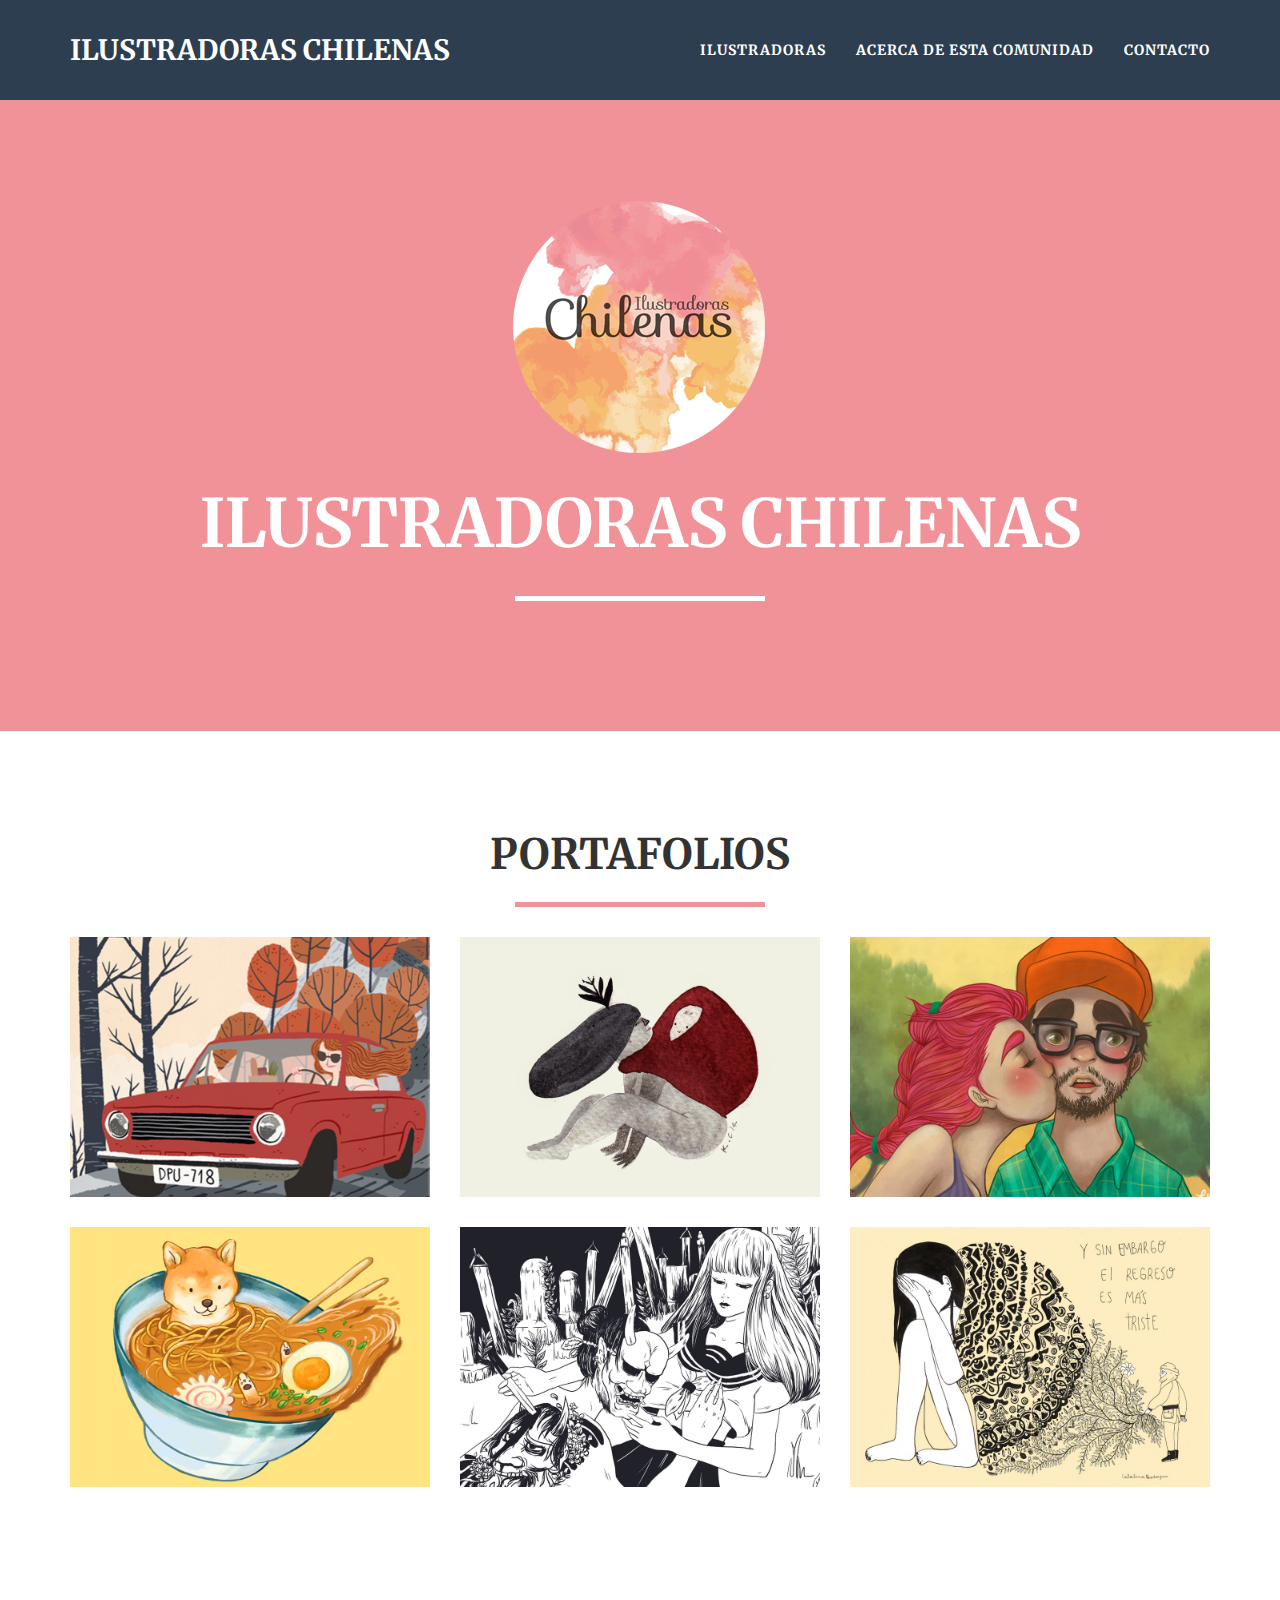
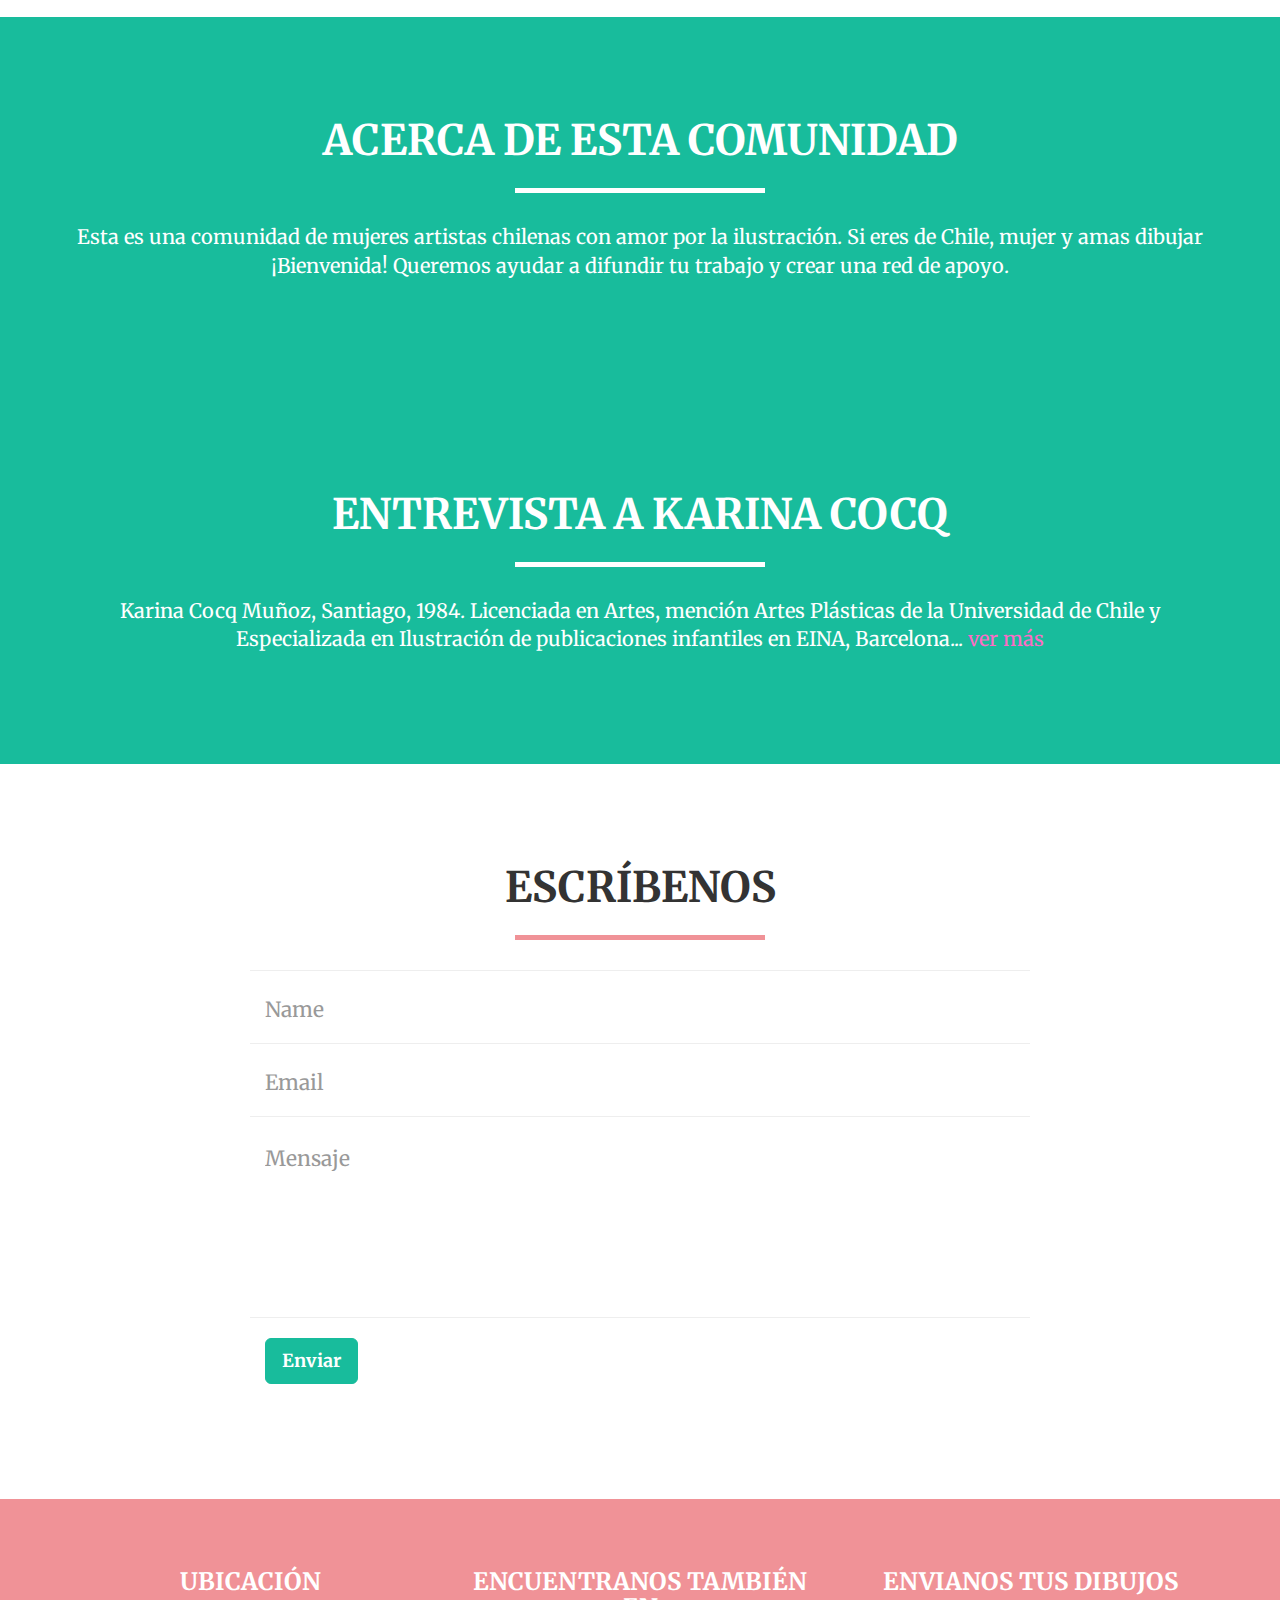
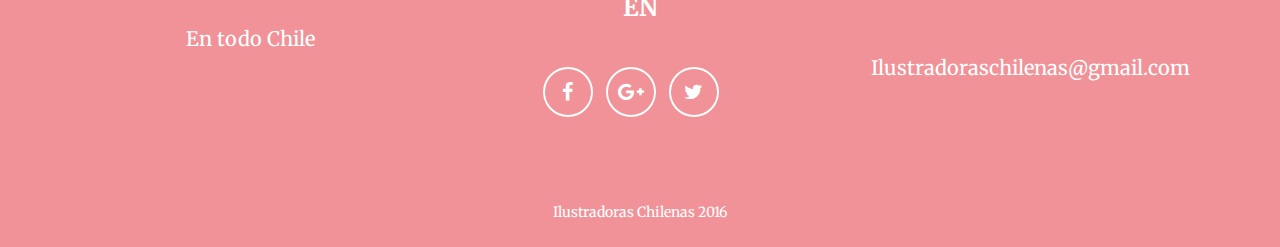
<file: index.html>
<!DOCTYPE html>
<html lang="en">

<head>



    <meta charset="utf-8">
    <meta http-equiv="X-UA-Compatible" content="IE=edge">
    <meta name="viewport" content="width=device-width, initial-scale=1">
    <meta name="description" content="">
    <meta name="author" content="">

    <title>Ilustradoras Chilenas</title>

    <!-- Bootstrap Core CSS -->
    <link href="vendor/bootstrap/css/bootstrap.min.css" rel="stylesheet">

    <!-- Theme CSS -->
    <link href="css/freelancer.min.css" rel="stylesheet">

    <!-- Custom Fonts -->
    <link href="vendor/font-awesome/css/font-awesome.min.css" rel="stylesheet" type="text/css">
    <link href="https://fonts.googleapis.com/css?family=Merriweather:300,400,700" rel="stylesheet">


    <!-- HTML5 Shim and Respond.js IE8 support of HTML5 elements and media queries -->
    <!-- WARNING: Respond.js doesn't work if you view the page via file:// -->
    <!--[if lt IE 9]>
        <script src="https://oss.maxcdn.com/libs/html5shiv/3.7.0/html5shiv.js"></script>
        <script src="https://oss.maxcdn.com/libs/respond.js/1.4.2/respond.min.js"></script>
    <![endif]-->

</head>

<body id="page-top" class="index">

    <!-- Navigation -->
    <nav id="mainNav" class="navbar navbar-default navbar-fixed-top navbar-custom">
        <div class="container">
            <!-- Brand and toggle get grouped for better mobile display -->
            <div class="navbar-header page-scroll">
                <button type="button" class="navbar-toggle" data-toggle="collapse" data-target="#bs-example-navbar-collapse-1">
                    <span class="sr-only">Toggle navigation</span> Menu <i class="fa fa-bars"></i>
                </button>
                <a class="navbar-brand" href="#page-top">Ilustradoras Chilenas</a>
            </div>

            <!-- Collect the nav links, forms, and other content for toggling -->
            <div class="collapse navbar-collapse" id="bs-example-navbar-collapse-1">
                <ul class="nav navbar-nav navbar-right">
                    <li class="hidden">
                        <a href="#page-top"></a>
                    </li>
                    <li class="page-scroll">
                        <a href="#portfolio">Ilustradoras</a>
                    </li>
                    <li class="page-scroll">
                        <a href="#about">Acerca de esta comunidad</a>
                    </li>
                    <li class="page-scroll">
                        <a href="#contact">Contacto</a>
                    </li>
                </ul>
            </div>
            <!-- /.navbar-collapse -->
        </div>
        <!-- /.container-fluid -->
    </nav>

    <!-- Header -->
    <header>
        <div class="container">
            <div class="row">
                <div class="col-lg-12">
                    <img class="img-responsive" src="img/profile.png" alt="">
                    <div class="intro-text">
                        <span class="name">Ilustradoras Chilenas</span>
                        <hr class="star-light">
                        <span class="skills"></span>
                    </div>
                </div>
            </div>
        </div>
    </header>

    <!-- Portfolio Grid Section -->
    <section id="portfolio">
        <div class="container">
            <div class="row">
                <div class="col-lg-12 text-center">
                    <h2>Portafolios</h2>
                    <hr class="star-primary">
                </div>
            </div>
            <div class="row">
                <div class="col-sm-4 portfolio-item">
                    <a href="frannerd.html" class="portfolio-link" >
                        <div class="caption">
                            <div class="caption-content">
                                <i class="fa fa-search-plus fa-3x"></i>
                            </div>
                        </div>
                        <img src="img/portfolio/cabin.png" class="img-responsive" alt="">
                    </a>
                </div>
                <div class="col-sm-4 portfolio-item">
                    <a href="karina.html" class="portfolio-link" >
                        <div class="caption">
                            <div class="caption-content">
                                <i class="fa fa-search-plus fa-3x"></i>
                            </div>
                        </div>
                        <img src="img/portfolio/cake.png" class="img-responsive" alt="">
                    </a>
                </div>
                <div class="col-sm-4 portfolio-item">
                    <a href="lunalee.html" class="portfolio-link" >
                        <div class="caption">
                            <div class="caption-content">
                                <i class="fa fa-search-plus fa-3x"></i>
                            </div>
                        </div>
                        <img src="img/portfolio/circus.png" class="img-responsive" alt="">
                    </a>
                </div>
                <div class="col-sm-4 portfolio-item">
                    <a href="dliok.html" class="portfolio-link" data-toggle="modal">
                        <div class="caption">
                            <div class="caption-content">
                                <i class="fa fa-search-plus fa-3x"></i>
                            </div>
                        </div>
                        <img src="img/portfolio/game.png" class="img-responsive" alt="">
                    </a>
                </div>
                <div class="col-sm-4 portfolio-item">
                    <a href="geniriot.html" class="portfolio-link" data-toggle="modal">
                        <div class="caption">
                            <div class="caption-content">
                                <i class="fa fa-search-plus fa-3x"></i>
                            </div>
                        </div>
                        <img src="img/portfolio/safe.png" class="img-responsive" alt="">
                    </a>
                </div>
                <div class="col-sm-4 portfolio-item">
                    <a href="catalinabodoque.html" class="portfolio-link" data-toggle="modal">
                        <div class="caption">
                            <div class="caption-content">
                                <i class="fa fa-search-plus fa-3x"></i>
                            </div>
                        </div>
                        <img src="img/portfolio/submarine.png" class="img-responsive" alt="">
                    </a>
                </div>
            </div>
        </div>
    </section>

    <!-- About Section -->
    <section class="success" id="about">
        <div class="container">
            <div class="row">
                <div class="col-lg-12 text-center">
                    <h2>Acerca de esta comunidad</h2>
                    <hr class="star-light">
                </div>
            </div>

            <div class="row">
                <div class="col-lg-12 text-center">
                    <p>Esta es una comunidad de mujeres artistas chilenas con amor por la ilustración. Si eres de Chile, mujer y amas dibujar ¡Bienvenida! Queremos ayudar a difundir tu trabajo y crear una red de apoyo. </p>
                </div>


            </div>
        </div>
    </section>
    
 <section class="success" id="about">
        <div class="container">
            <div class="row">
                <div class="col-lg-12 text-center">
                    <h2>Entrevista a Karina Cocq</h2>
                    <hr class="star-light">
                </div>
            </div>

            <div class="row">
                <div class="col-lg-12 text-center">
                    <p>Karina Cocq Muñoz, Santiago, 1984. Licenciada en Artes, mención Artes Plásticas de la Universidad de Chile y Especializada en Ilustración de publicaciones infantiles en EINA, Barcelona... <a href="karina.html">ver más</a></p> 
                    
                </div>


            </div>
        </div>
    </section>
    <!-- Contact Section -->
    <section id="contact">
        <div class="container">
            <div class="row">
                <div class="col-lg-12 text-center">
                    <h2>Escríbenos</h2>
                    <hr class="star-primary">
                </div>
            </div>
            <div class="row">
                <div class="col-lg-8 col-lg-offset-2">
                    <!-- To configure the contact form email address, go to mail/contact_me.php and update the email address in the PHP file on line 19. -->
                    <!-- The form should work on most web servers, but if the form is not working you may need to configure your web server differently. -->
                    <form name="sentMessage" id="contactForm" novalidate>
                        <div class="row control-group">
                            <div class="form-group col-xs-12 floating-label-form-group controls">
                                <label>Nombre</label>
                                <input type="text" class="form-control" placeholder="Name" id="name" required data-validation-required-message="Please enter your name.">
                                <p class="help-block text-danger"></p>
                            </div>
                        </div>
                        <div class="row control-group">
                            <div class="form-group col-xs-12 floating-label-form-group controls">
                                <label>Correo</label>
                                <input type="Email" class="form-control" placeholder="Email" id="email" required data-validation-required-message="Please enter your email address.">
                                <p class="help-block text-danger"></p>
                            </div>
                        </div>
                        <div class="row control-group">

                        </div>
                        <div class="row control-group">
                            <div class="form-group col-xs-12 floating-label-form-group controls">
                                <label>Mensaje</label>
                                <textarea rows="5" class="form-control" placeholder="Mensaje" id="message" required data-validation-required-message="Please enter a message."></textarea>
                                <p class="help-block text-danger"></p>
                            </div>
                        </div>
                        <br>
                        <div id="success"></div>
                        <div class="row">
                            <div class="form-group col-xs-12">
                                <button type="submit" class="btn btn-success btn-lg">Enviar</button>
                            </div>
                        </div>
                    </form>
                </div>
            </div>
        </div>
    </section>

    <!-- Footer -->
    <footer class="text-center">
        <div class="footer-above">
            <div class="container">
                <div class="row">
                    <div class="footer-col col-md-4">
                        <h3>Ubicación</h3>
                        <p>En todo Chile
                            </p>
                    </div>
                    <div class="footer-col col-md-4">
                        <h3>Encuentranos también en</h3>
                        <ul class="list-inline">
                            <li>
                                <a href="#" class="btn-social btn-outline"><i class="fa fa-fw fa-facebook"></i></a>
                            </li>
                            <li>
                                <a href="#" class="btn-social btn-outline"><i class="fa fa-fw fa-google-plus"></i></a>
                            </li>
                            <li>
                                <a href="#" class="btn-social btn-outline"><i class="fa fa-fw fa-twitter"></i></a>
                            </li>
                            <li>

                        </ul>
                    </div>
                    <div class="footer-col col-md-4">
                        <h3>Envianos tus dibujos</h3>

                        <p> <br> Ilustradoraschilenas@gmail.com </p>
                    </div>
                </div>
            </div>
        </div>
        <div class="footer-below">
            <div class="container">
                <div class="row">
                    <div class="col-lg-12">
                         Ilustradoras Chilenas 2016
                    </div>
                </div>
            </div>
        </div>
    </footer>

    <!-- Scroll to Top Button (Only visible on small and extra-small screen sizes) -->
    <div class="scroll-top page-scroll hidden-sm hidden-xs hidden-lg hidden-md">
        <a class="btn btn-primary" href="#page-top">
            <i class="fa fa-chevron-up"></i>
        </a>
    </div>

    <!-- Portfolio Modals -->
    <div class="portfolio-modal modal fade" id="portfolioModal1" tabindex="-1" role="dialog" aria-hidden="true">
        <div class="modal-content">
            <div class="close-modal" data-dismiss="modal">
                <div class="lr">
                    <div class="rl">
                    </div>
                </div>
            </div>
            <div class="container">
                <div class="row">
                    <div class="col-lg-8 col-lg-offset-2">
                        <div class="modal-body">
                            <h2>Fran Nerd</h2>
                            <hr class="star-primary">
                            <img src="img/portfolio/cabin.png" class="img-responsive img-centered" alt="">
                            <p>UHola nerds amados. Me llamo Fran Meneses pero casi todos me conocen por Frannerd. Soy ilustradora chilena y vivo en Hastings, Reino Unido. Me gusta dibujar, hornear galletas, escuchar música, dormir siesta junto a mis gatos potones (Cereal y Hamburguesa), caminar y tomar café (MUCHO café).</p>
                            <ul class="list-inline item-details">
                                <li>Facebook page:
                                    <strong><a href="https://www.facebook.com/frannerd/?fref=ts">Frannerd</a>
                                    </strong>
                                </li>
                                <li>Pagina web:
                                    <strong><a href="http://sandianerd.blogspot.cl/">Sandianerd</a>
                                    </strong>
                                </li>

                            </ul>
                            <button type="button" class="btn btn-default" data-dismiss="modal"><i class="fa fa-times"></i> Cerrar</button>
                        </div>
                    </div>
                </div>
            </div>
        </div>
    </div>
    <div class="portfolio-modal modal fade" id="portfolioModal2" tabindex="-1" role="dialog" aria-hidden="true">
        <div class="modal-content">
            <div class="close-modal" data-dismiss="modal">
                <div class="lr">
                    <div class="rl">
                    </div>
                </div>
            </div>
            <div class="container">
                <div class="row">
                    <div class="col-lg-8 col-lg-offset-2">
                        <div class="modal-body">
                            <h2>Karina Cocq</h2>
                            <hr class="star-primary">
                            <img src="img/portfolio/cake.png" class="img-responsive img-centered" alt="">
                            <p>Karina Cocq Muñoz, Santiago, 1984. Licenciada en Artes, mención Artes Plásticas de la Universidad de Chile y Especializada en Ilustración de publicaciones infantiles en EINA, Barcelona. Su historia como creadora comienza, como acertadamente escribiera su hermana Patricia, el día en que un pincel le guiñó un ojo. Desde ese momento sus cuadernos y cualquier papel a su alcance comenzaron a ser habitados por personajes, rayas y manchas.</p>
                            <ul class="list-inline item-details">
                                <li>Facebook page:
                                    <strong><a href="hhttps://www.facebook.com/KarinaCocq/?fref=ts">KarinaCocq</a>
                                    </strong>
                                </li>
                                <li>Pagina web:
                                    <strong><a href="http://monitologia.blogspot.cl/">Monitología</a>
                                    </strong>
                                </li>

                            </ul>
                            <button type="button" class="btn btn-default" data-dismiss="modal"><i class="fa fa-times"></i> Cerrar</button>
                        </div>
                    </div>
                </div>
            </div>
        </div>
    </div>
    <div class="portfolio-modal modal fade" id="portfolioModal3" tabindex="-1" role="dialog" aria-hidden="true">
        <div class="modal-content">
            <div class="close-modal" data-dismiss="modal">
                <div class="lr">
                    <div class="rl">
                    </div>
                </div>
            </div>
            <div class="container">
                <div class="row">
                    <div class="col-lg-8 col-lg-offset-2">
                        <div class="modal-body">
                            <h2>Luna Lee</h2>
                            <hr class="star-primary">
                            <img src="img/portfolio/circus.png" class="img-responsive img-centered" alt="">
                            <p>
</file>
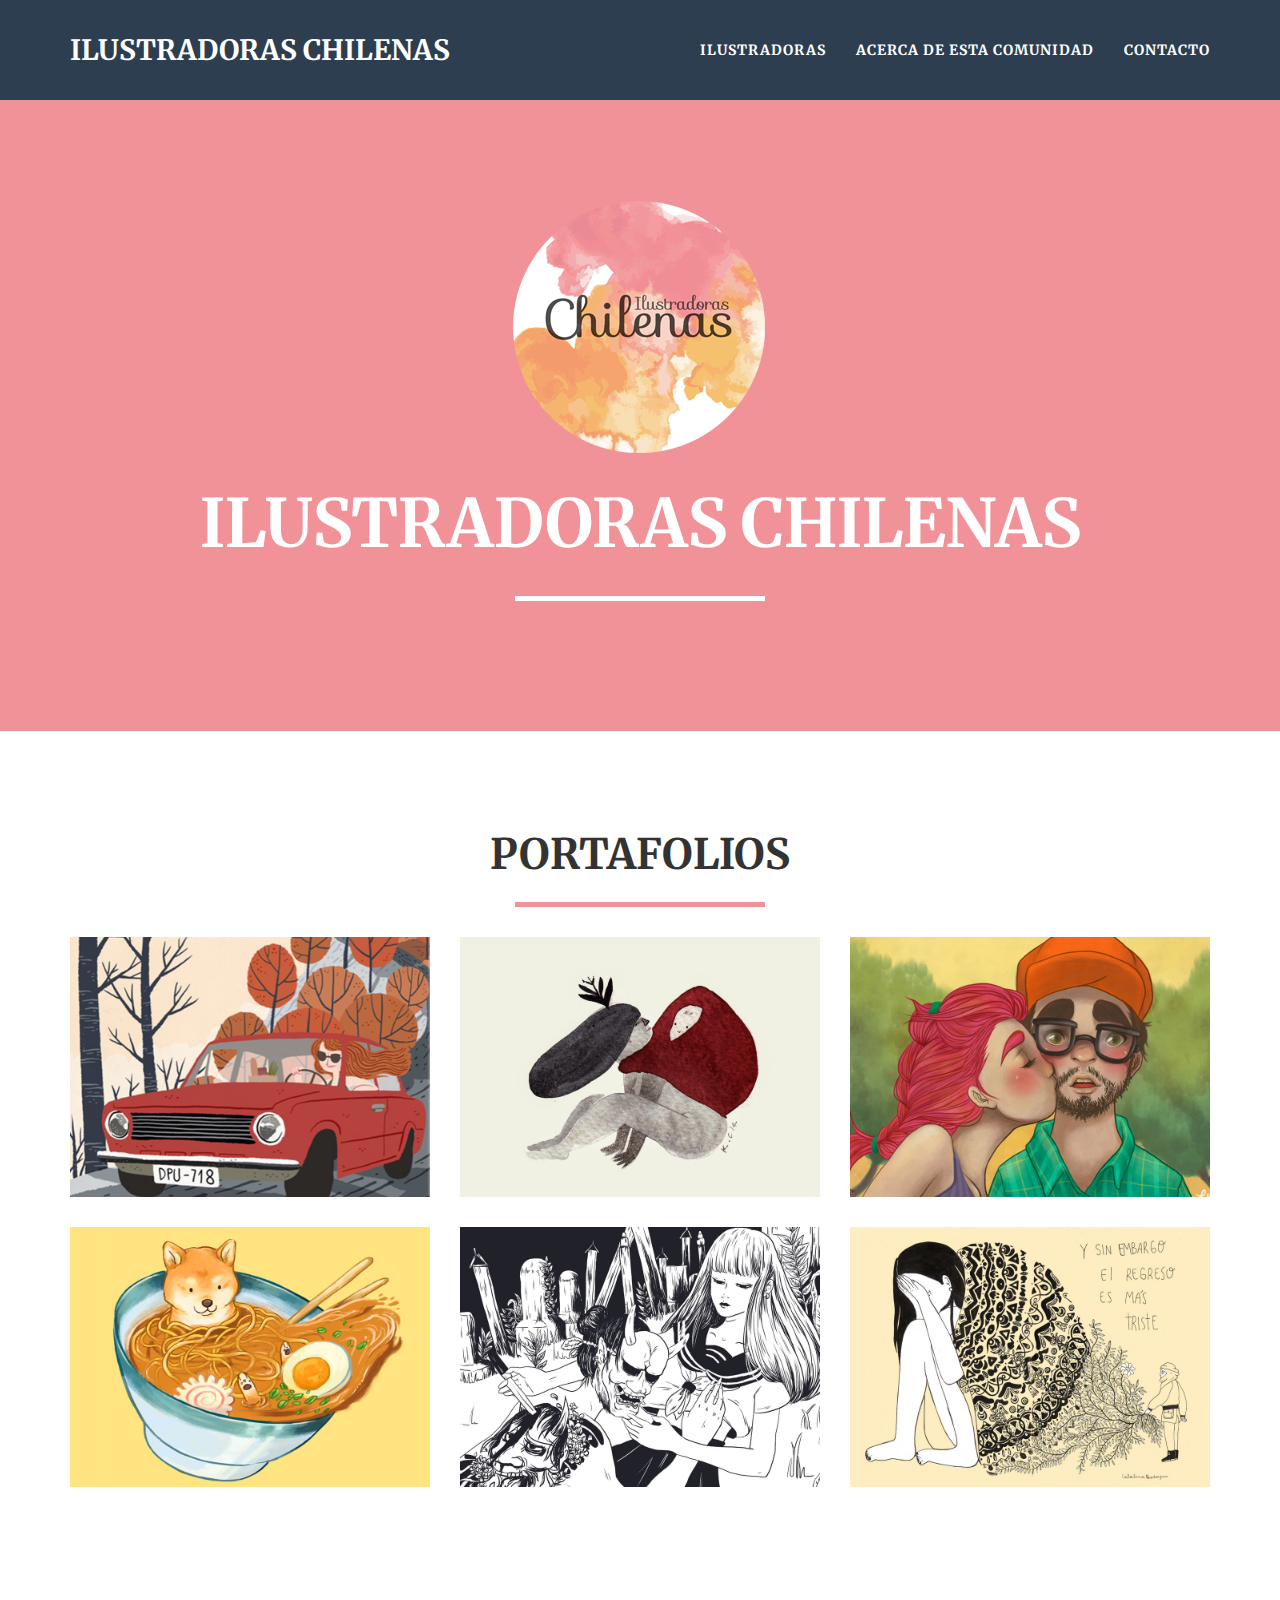
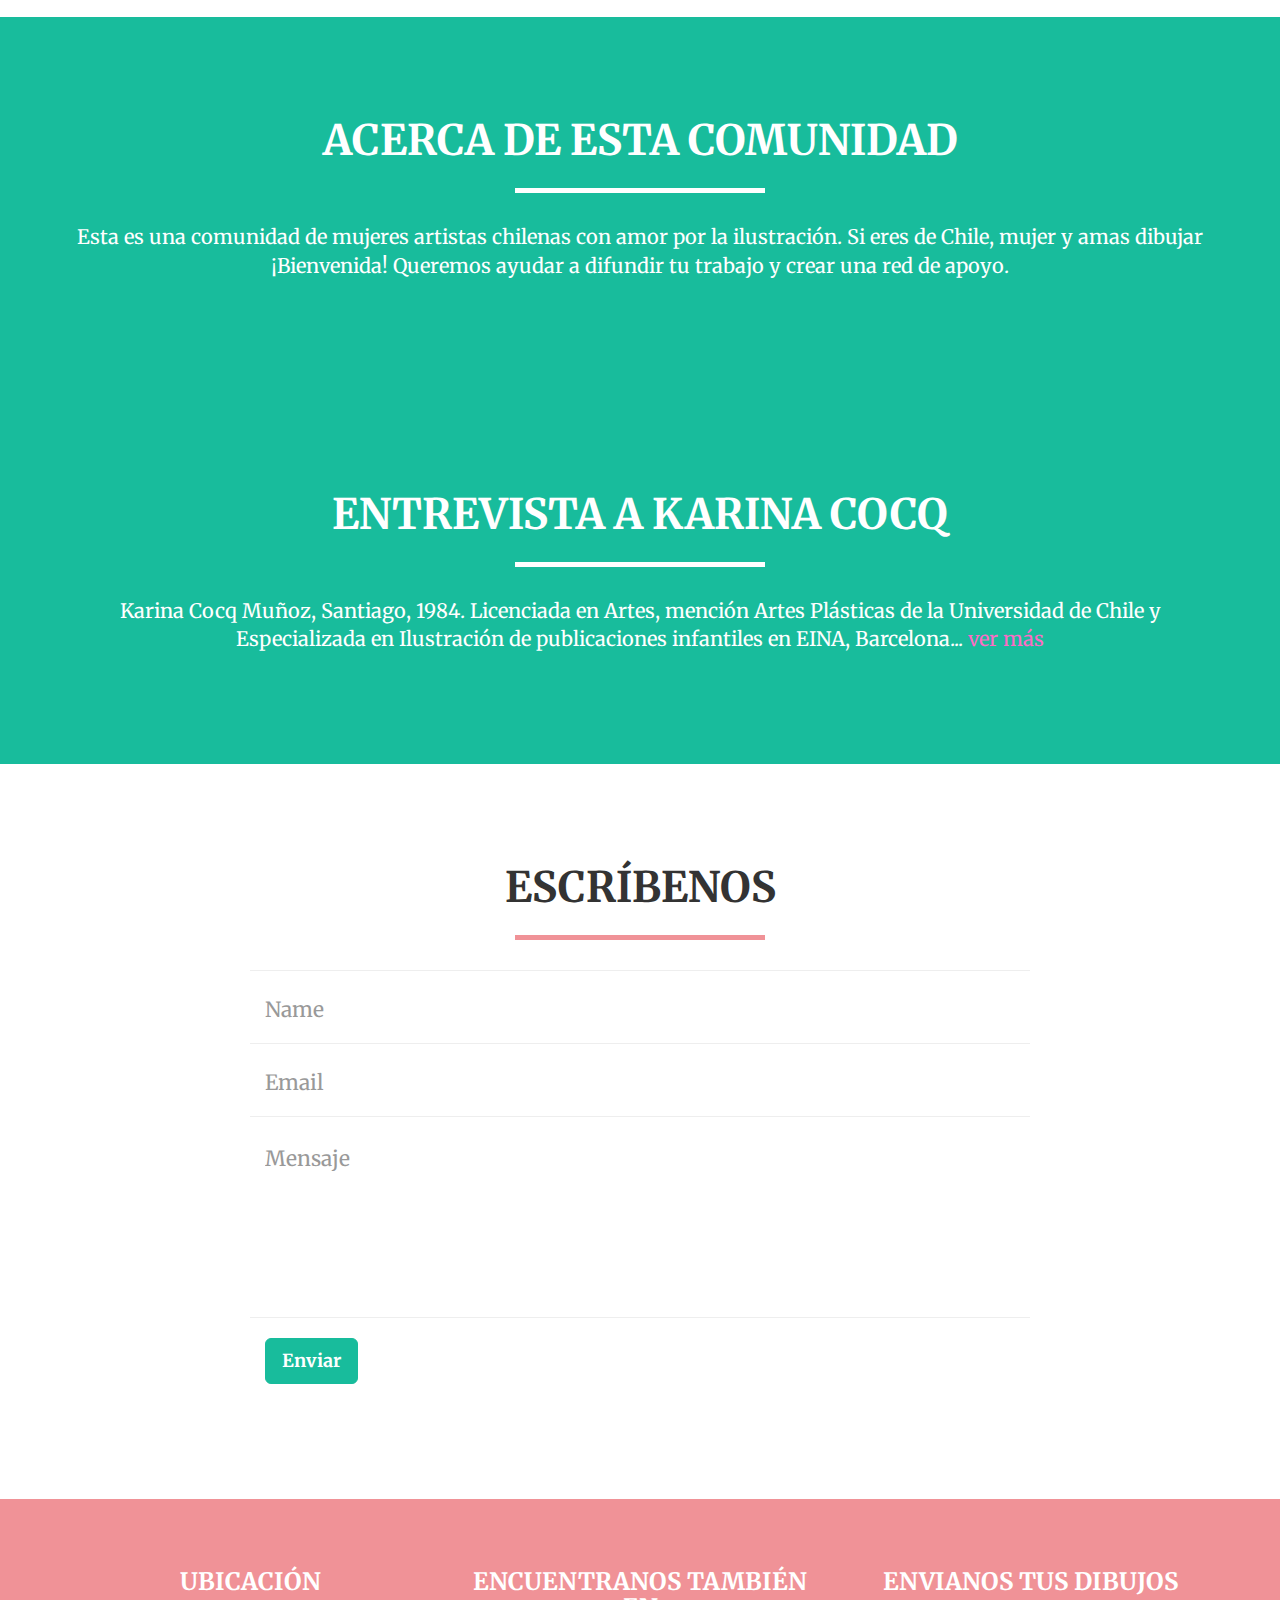
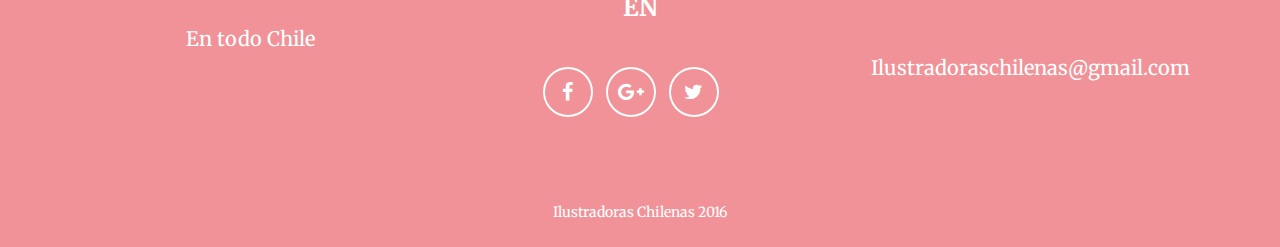
<file: catalinabodoque.html>
<!DOCTYPE html>
<html lang="en">

<head>



    <meta charset="utf-8">
    <meta http-equiv="X-UA-Compatible" content="IE=edge">
    <meta name="viewport" content="width=device-width, initial-scale=1">
    <meta name="description" content="">
    <meta name="author" content="">

    <title>Ilustradoras Chilenas</title>

    <!-- Bootstrap Core CSS -->
    <link href="vendor/bootstrap/css/bootstrap.min.css" rel="stylesheet">

    <!-- Theme CSS -->
    <link href="css/freelancer.min.css" rel="stylesheet">

    <!-- Custom Fonts -->
    <link href="vendor/font-awesome/css/font-awesome.min.css" rel="stylesheet" type="text/css">
    <link href="https://fonts.googleapis.com/css?family=Merriweather:300,400,700" rel="stylesheet">


    <!-- HTML5 Shim and Respond.js IE8 support of HTML5 elements and media queries -->
    <!-- WARNING: Respond.js doesn't work if you view the page via file:// -->
    <!--[if lt IE 9]>
        <script src="https://oss.maxcdn.com/libs/html5shiv/3.7.0/html5shiv.js"></script>
        <script src="https://oss.maxcdn.com/libs/respond.js/1.4.2/respond.min.js"></script>
    <![endif]-->

</head>

<body id="page-top" class="index">

    <!-- Navigation -->
    <nav id="mainNav" class="navbar navbar-default navbar-fixed-top navbar-custom">
        <div class="container">
            <!-- Brand and toggle get grouped for better mobile display -->
            <div class="navbar-header page-scroll">
                <button type="button" class="navbar-toggle" data-toggle="collapse" data-target="#bs-example-navbar-collapse-1">
                    <span class="sr-only">Toggle navigation</span> Menu <i class="fa fa-bars"></i>
                </button>
                <a class="navbar-brand" href="#page-top">Ilustradoras Chilenas</a>
            </div>

            <!-- Collect the nav links, forms, and other content for toggling -->
            <div class="collapse navbar-collapse" id="bs-example-navbar-collapse-1">
                <ul class="nav navbar-nav navbar-right">
                    <li class="hidden">
                        <a href="#page-top"></a>
                    </li>
                    <li class="page-scroll">
                        <a href="#portfolio">Ilustradoras</a>
                    </li>
                    <li class="page-scroll">
                        <a href="#about">Acerca de esta comunidad</a>
                    </li>
                    <li class="page-scroll">
                        <a href="#contact">Contacto</a>
                    </li>
                </ul>
            </div>
            <!-- /.navbar-collapse -->
        </div>
        <!-- /.container-fluid -->
    </nav>

    <!-- Header -->
    <header>
        <div class="container">
            <div class="row">
                <div class="col-lg-12">
                    <img class="img-responsive" src="img/profile.png" alt="">
                    <div class="intro-text">
                        <span class="name">Ilustradoras Chilenas</span>
                        <hr class="star-light">
                        <span class="skills"></span>
                    </div>
                </div>
            </div>
        </div>
    </header>

    <!-- Portfolio Grid Section -->
    <section id="portfolio">
        <div class="container">
            <div class="row">
                <div class="col-lg-12 text-center">
                    <h2>Portafolios</h2>
                    <hr class="star-primary">
                </div>
            </div>
            <div class="row">
                <div class="col-sm-4 portfolio-item">
                    <a href="frannerd.html" class="portfolio-link" >
                        <div class="caption">
                            <div class="caption-content">
                                <i class="fa fa-search-plus fa-3x"></i>
                            </div>
                        </div>
                        <img src="img/portfolio/cabin.png" class="img-responsive" alt="">
                    </a>
                </div>
                <div class="col-sm-4 portfolio-item">
                    <a href="karinacocq.html" class="portfolio-link" >
                        <div class="caption">
                            <div class="caption-content">
                                <i class="fa fa-search-plus fa-3x"></i>
                            </div>
                        </div>
                        <img src="img/portfolio/cake.png" class="img-responsive" alt="">
                    </a>
                </div>
                <div class="col-sm-4 portfolio-item">
                    <a href="lunalee.html" class="portfolio-link" >
                        <div class="caption">
                            <div class="caption-content">
                                <i class="fa fa-search-plus fa-3x"></i>
                            </div>
                        </div>
                        <img src="img/portfolio/circus.png" class="img-responsive" alt="">
                    </a>
                </div>
                <div class="col-sm-4 portfolio-item">
                    <a href="#portfolioModal4" class="portfolio-link" data-toggle="modal">
                        <div class="caption">
                            <div class="caption-content">
                                <i class="fa fa-search-plus fa-3x"></i>
                            </div>
                        </div>
                        <img src="img/portfolio/game.png" class="img-responsive" alt="">
                    </a>
                </div>
                <div class="col-sm-4 portfolio-item">
                    <a href="#portfolioModal5" class="portfolio-link" data-toggle="modal">
                        <div class="caption">
                            <div class="caption-content">
                                <i class="fa fa-search-plus fa-3x"></i>
                            </div>
                        </div>
                        <img src="img/portfolio/safe.png" class="img-responsive" alt="">
                    </a>
                </div>
                <div class="col-sm-4 portfolio-item">
                    <a href="#portfolioModal6" class="portfolio-link" data-toggle="modal">
                        <div class="caption">
                            <div class="caption-content">
                                <i class="fa fa-search-plus fa-3x"></i>
                            </div>
                        </div>
                        <img src="img/portfolio/submarine.png" class="img-responsive" alt="">
                    </a>
                </div>
            </div>
        </div>
    </section>

    <!-- About Section -->
    <section class="success" id="about">
        <div class="container">
            <div class="row">
                <div class="col-lg-12 text-center">
                    <h2>Acerca de esta comunidad</h2>
                    <hr class="star-light">
                </div>
            </div>

            <div class="row">
                <div class="col-lg-12 text-center">
                    <p>Esta es una comunidad de mujeres artistas chilenas con amor por la ilustración. Si eres de Chile, mujer y amas dibujar ¡Bienvenida! Queremos ayudar a difundir tu trabajo y crear una red de apoyo. </p>
                </div>


            </div>
        </div>
    </section>
    
 <section class="success" id="about">
        <div class="container">
            <div class="row">
                <div class="col-lg-12 text-center">
                    <h2>Entrevista a Karina Cocq</h2>
                    <hr class="star-light">
                </div>
            </div>

            <div class="row">
                <div class="col-lg-12 text-center">
                    <p>Karina Cocq Muñoz, Santiago, 1984. Licenciada en Artes, mención Artes Plásticas de la Universidad de Chile y Especializada en Ilustración de publicaciones infantiles en EINA, Barcelona... <a href="karina.html">ver más</a></p> 
                    
                </div>


            </div>
        </div>
    </section>
    <!-- Contact Section -->
    <section id="contact">
        <div class="container">
            <div class="row">
                <div class="col-lg-12 text-center">
                    <h2>Escríbenos</h2>
                    <hr class="star-primary">
                </div>
            </div>
            <div class="row">
                <div class="col-lg-8 col-lg-offset-2">
                    <!-- To configure the contact form email address, go to mail/contact_me.php and update the email address in the PHP file on line 19. -->
                    <!-- The form should work on most web servers, but if the form is not working you may need to configure your web server differently. -->
                    <form name="sentMessage" id="contactForm" novalidate>
                        <div class="row control-group">
                            <div class="form-group col-xs-12 floating-label-form-group controls">
                                <label>Nombre</label>
                                <input type="text" class="form-control" placeholder="Name" id="name" required data-validation-required-message="Please enter your name.">
                                <p class="help-block text-danger"></p>
                            </div>
                        </div>
                        <div class="row control-group">
                            <div class="form-group col-xs-12 floating-label-form-group controls">
                                <label>Correo</label>
                                <input type="Email" class="form-control" placeholder="Email" id="email" required data-validation-required-message="Please enter your email address.">
                                <p class="help-block text-danger"></p>
                            </div>
                        </div>
                        <div class="row control-group">

                        </div>
                        <div class="row control-group">
                            <div class="form-group col-xs-12 floating-label-form-group controls">
                                <label>Mensaje</label>
                                <textarea rows="5" class="form-control" placeholder="Mensaje" id="message" required data-validation-required-message="Please enter a message."></textarea>
                                <p class="help-block text-danger"></p>
                            </div>
                        </div>
                        <br>
                        <div id="success"></div>
                        <div class="row">
                            <div class="form-group col-xs-12">
                                <button type="submit" class="btn btn-success btn-lg">Enviar</button>
                            </div>
                        </div>
                    </form>
                </div>
            </div>
        </div>
    </section>

    <!-- Footer -->
    <footer class="text-center">
        <div class="footer-above">
            <div class="container">
                <div class="row">
                    <div class="footer-col col-md-4">
                        <h3>Ubicación</h3>
                        <p>En todo Chile
                            </p>
                    </div>
                    <div class="footer-col col-md-4">
                        <h3>Encuentranos también en</h3>
                        <ul class="list-inline">
                            <li>
                                <a href="#" class="btn-social btn-outline"><i class="fa fa-fw fa-facebook"></i></a>
                            </li>
                            <li>
                                <a href="#" class="btn-social btn-outline"><i class="fa fa-fw fa-google-plus"></i></a>
                            </li>
                            <li>
                                <a href="#" class="btn-social btn-outline"><i class="fa fa-fw fa-twitter"></i></a>
                            </li>
                            <li>

                        </ul>
                    </div>
                    <div class="footer-col col-md-4">
                        <h3>Envianos tus dibujos</h3>

                        <p> <br> Ilustradoraschilenas@gmail.com </p>
                    </div>
                </div>
            </div>
        </div>
        <div class="footer-below">
            <div class="container">
                <div class="row">
                    <div class="col-lg-12">
                         Ilustradoras Chilenas 2016
                    </div>
                </div>
            </div>
        </div>
    </footer>

    <!-- Scroll to Top Button (Only visible on small and extra-small screen sizes) -->
    <div class="scroll-top page-scroll hidden-sm hidden-xs hidden-lg hidden-md">
        <a class="btn btn-primary" href="#page-top">
            <i class="fa fa-chevron-up"></i>
        </a>
    </div>

    <!-- Portfolio Modals -->
    <div class="portfolio-modal modal fade" id="portfolioModal1" tabindex="-1" role="dialog" aria-hidden="true">
        <div class="modal-content">
            <div class="close-modal" data-dismiss="modal">
                <div class="lr">
                    <div class="rl">
                    </div>
                </div>
            </div>
            <div class="container">
                <div class="row">
                    <div class="col-lg-8 col-lg-offset-2">
                        <div class="modal-body">
                            <h2>Fran Nerd</h2>
                            <hr class="star-primary">
                            <img src="img/portfolio/cabin.png" class="img-responsive img-centered" alt="">
                            <p>UHola nerds amados. Me llamo Fran Meneses pero casi todos me conocen por Frannerd. Soy ilustradora chilena y vivo en Hastings, Reino Unido. Me gusta dibujar, hornear galletas, escuchar música, dormir siesta junto a mis gatos potones (Cereal y Hamburguesa), caminar y tomar café (MUCHO café).</p>
                            <ul class="list-inline item-details">
                                <li>Facebook page:
                                    <strong><a href="https://www.facebook.com/frannerd/?fref=ts">Frannerd</a>
                                    </strong>
                                </li>
                                <li>Pagina web:
                                    <strong><a href="http://sandianerd.blogspot.cl/">Sandianerd</a>
                                    </strong>
                                </li>

                            </ul>
                            <button type="button" class="btn btn-default" data-dismiss="modal"><i class="fa fa-times"></i> Cerrar</button>
                        </div>
                    </div>
                </div>
            </div>
        </div>
    </div>
    <div class="portfolio-modal modal fade" id="portfolioModal2" tabindex="-1" role="dialog" aria-hidden="true">
        <div class="modal-content">
            <div class="close-modal" data-dismiss="modal">
                <div class="lr">
                    <div class="rl">
                    </div>
                </div>
            </div>
            <div class="container">
                <div class="row">
                    <div class="col-lg-8 col-lg-offset-2">
                        <div class="modal-body">
                            <h2>Karina Cocq</h2>
                            <hr class="star-primary">
                            <img src="img/portfolio/cake.png" class="img-responsive img-centered" alt="">
                            <p>Karina Cocq Muñoz, Santiago, 1984. Licenciada en Artes, mención Artes Plásticas de la Universidad de Chile y Especializada en Ilustración de publicaciones infantiles en EINA, Barcelona. Su historia como creadora comienza, como acertadamente escribiera su hermana Patricia, el día en que un pincel le guiñó un ojo. Desde ese momento sus cuadernos y cualquier papel a su alcance comenzaron a ser habitados por personajes, rayas y manchas.</p>
                            <ul class="list-inline item-details">
                                <li>Facebook page:
                                    <strong><a href="hhttps://www.facebook.com/KarinaCocq/?fref=ts">KarinaCocq</a>
                                    </strong>
                                </li>
                                <li>Pagina web:
                                    <strong><a href="http://monitologia.blogspot.cl/">Monitología</a>
                                    </strong>
                                </li>

                            </ul>
                            <button type="button" class="btn btn-default" data-dismiss="modal"><i class="fa fa-times"></i> Cerrar</button>
                        </div>
                    </div>
                </div>
            </div>
        </div>
    </div>
    <div class="portfolio-modal modal fade" id="portfolioModal3" tabindex="-1" role="dialog" aria-hidden="true">
        <div class="modal-content">
            <div class="close-modal" data-dismiss="modal">
                <div class="lr">
                    <div class="rl">
                    </div>
                </div>
            </div>
            <div class="container">
                <div class="row">
                    <div class="col-lg-8 col-lg-offset-2">
                        <div class="modal-body">
                            <h2>Luna Lee</h2>
                            <hr class="star-primary">
                            <img src="img/portfolio/circus.png" class="img-responsive img-centered" alt="">
                            <p>
</file>
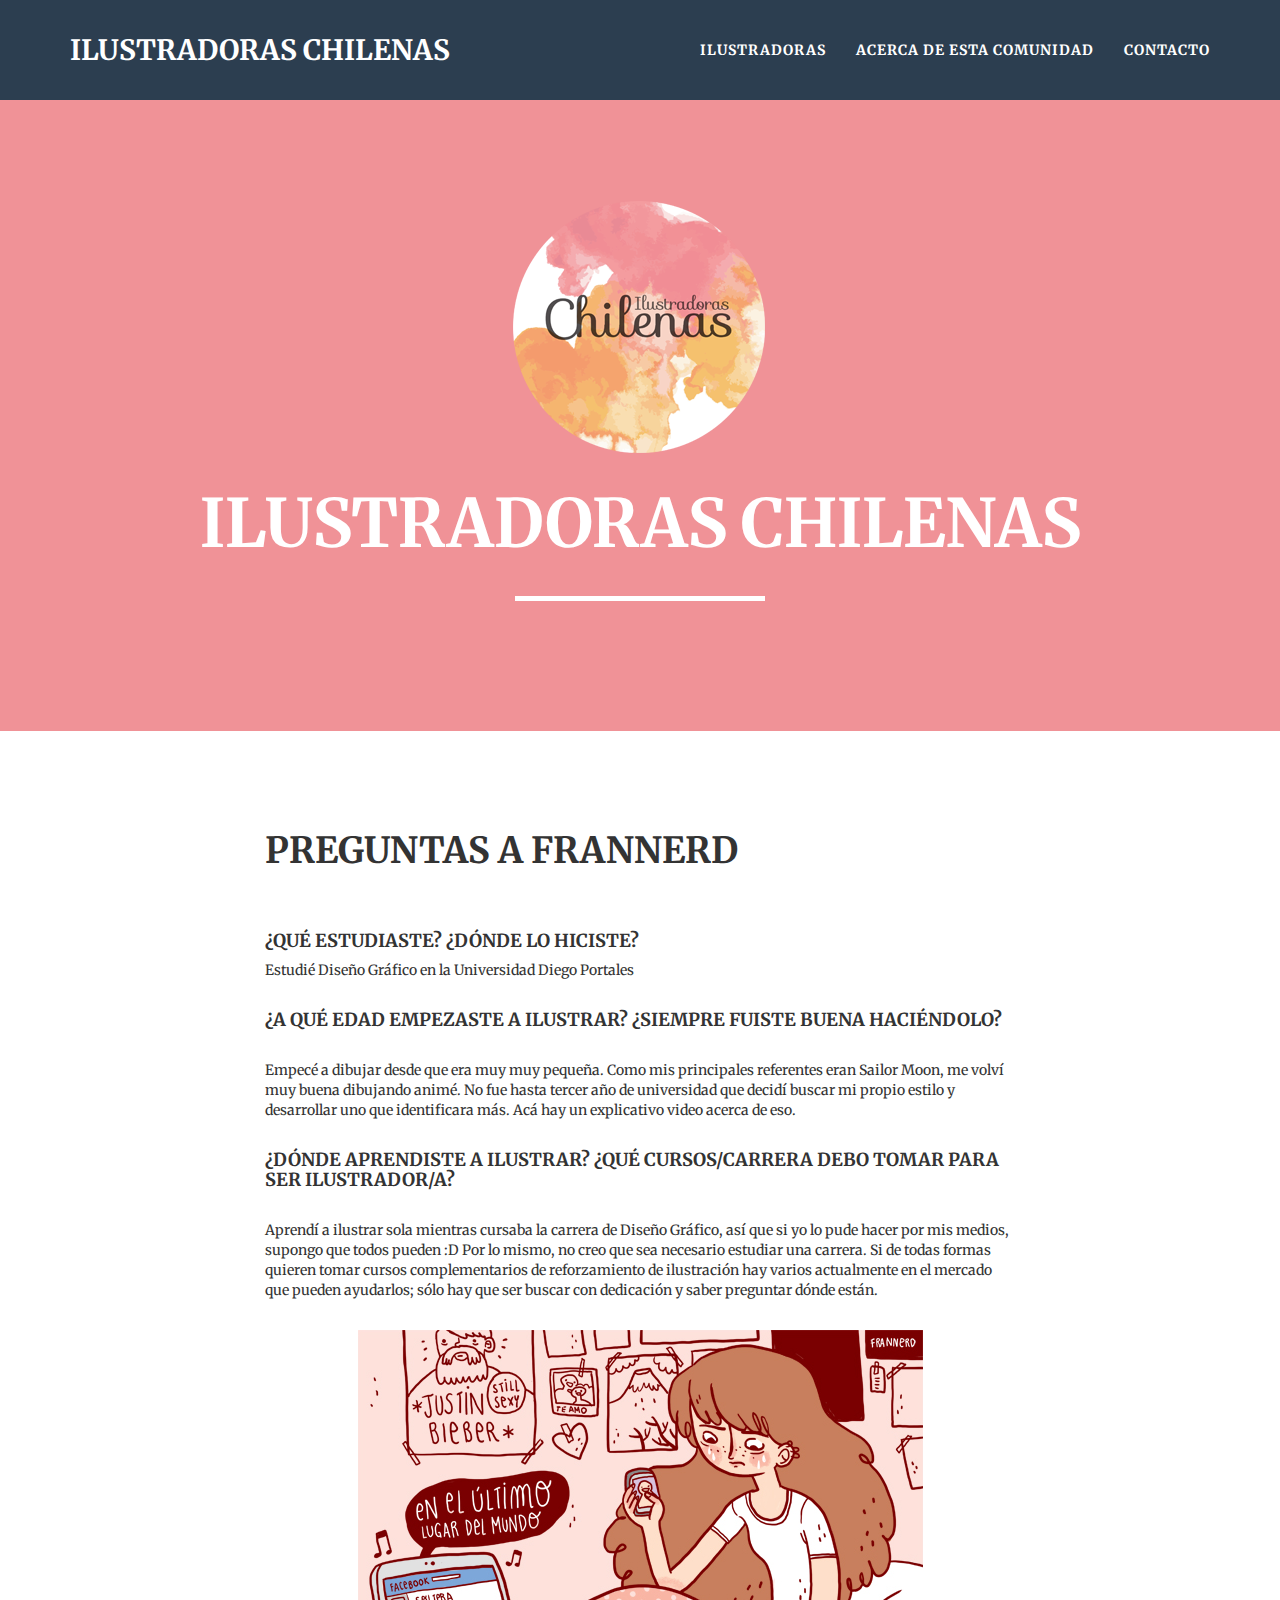
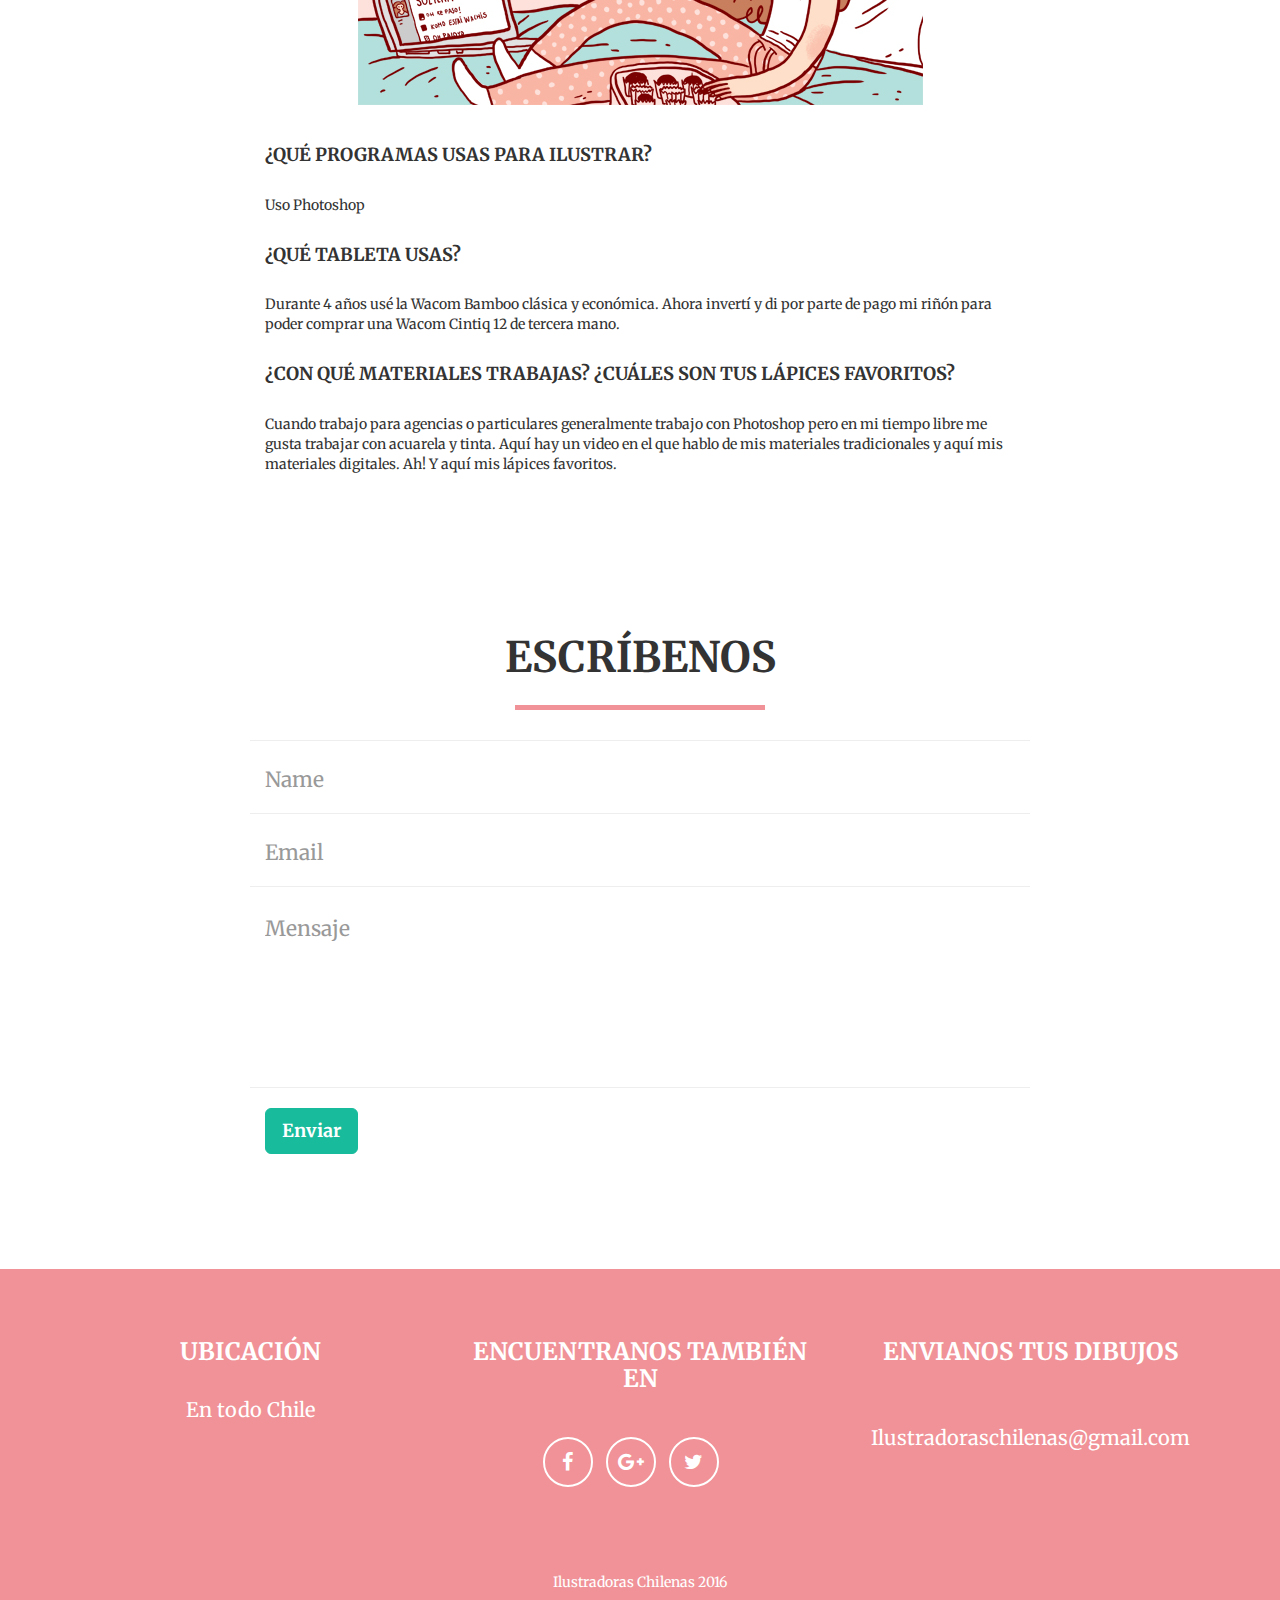
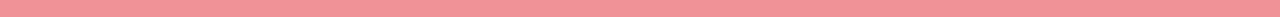
<file: frannerd.html>
<!DOCTYPE html>
<html lang="en">

<head>



    <meta charset="utf-8">
    <meta http-equiv="X-UA-Compatible" content="IE=edge">
    <meta name="viewport" content="width=device-width, initial-scale=1">
    <meta name="description" content="">
    <meta name="author" content="">

    <title>Ilustradoras Chilenas</title>

    <!-- Bootstrap Core CSS -->
    <link href="vendor/bootstrap/css/bootstrap.min.css" rel="stylesheet">

    <!-- Theme CSS -->
    <link href="css/freelancer.min.css" rel="stylesheet">

    <!-- Custom Fonts -->
    <link href="vendor/font-awesome/css/font-awesome.min.css" rel="stylesheet" type="text/css">
    <link href="https://fonts.googleapis.com/css?family=Merriweather:300,400,700" rel="stylesheet">


    <!-- HTML5 Shim and Respond.js IE8 support of HTML5 elements and media queries -->
    <!-- WARNING: Respond.js doesn't work if you view the page via file:// -->
    <!--[if lt IE 9]>
        <script src="https://oss.maxcdn.com/libs/html5shiv/3.7.0/html5shiv.js"></script>
        <script src="https://oss.maxcdn.com/libs/respond.js/1.4.2/respond.min.js"></script>
    <![endif]-->

</head>

<body id="page-top" class="index">

    <!-- Navigation -->
    <nav id="mainNav" class="navbar navbar-default navbar-fixed-top navbar-custom">
        <div class="container">
            <!-- Brand and toggle get grouped for better mobile display -->
            <div class="navbar-header page-scroll">
                <button type="button" class="navbar-toggle" data-toggle="collapse" data-target="#bs-example-navbar-collapse-1">
                    <span class="sr-only">Toggle navigation</span> Menu <i class="fa fa-bars"></i>
                </button>
                <a class="navbar-brand" href="#page-top">Ilustradoras Chilenas</a>
            </div>

            <!-- Collect the nav links, forms, and other content for toggling -->
            <div class="collapse navbar-collapse" id="bs-example-navbar-collapse-1">
                <ul class="nav navbar-nav navbar-right">
                    <li class="hidden">
                        <a href="#page-top"></a>
                    </li>
                    <li class="page-scroll">
                        <a href="index.html">Ilustradoras</a>
                    </li>
                    <li class="page-scroll">
                        <a href="#about">Acerca de esta comunidad</a>
                    </li>
                    <li class="page-scroll">
                        <a href="#contact">Contacto</a>
                    </li>
                </ul>
            </div>
            <!-- /.navbar-collapse -->
        </div>
        <!-- /.container-fluid -->
    </nav>

    <!-- Header -->
    <header>
        <div class="container">
            <div class="row">
                <div class="col-lg-12">
                    <img class="img-responsive" src="img/profile.png" alt="">
                    <div class="intro-text">
                        <span class="name">Ilustradoras Chilenas</span>
                        <hr class="star-light">
                        <span class="skills"></span>
                    </div>
                </div>
            </div>
        </div>
    </header>

    <article>
        <div class="container">
            <div class="row">
                <div class="col-lg-8 col-lg-offset-2 col-md-10 col-md-offset-1">
                    <br><br><br><br>



<h1>PREGUNTAS A FRANNERD</h1>

<br>
<br>
               <p> <h4>¿Qué estudiaste? ¿Dónde lo hiciste?</h4>
Estudié Diseño Gráfico en la Universidad Diego Portales
<br>
<br>
<h4>¿A qué edad empezaste a ilustrar? ¿Siempre fuiste buena haciéndolo?</h4>
<br>

Empecé a dibujar desde que era muy muy pequeña. Como mis principales referentes eran Sailor Moon, me volví muy buena dibujando animé. No fue hasta tercer año de universidad que decidí buscar mi propio estilo y desarrollar uno que identificara más. Acá hay un explicativo video acerca de eso.
<br>
<br> 

<h4>¿Dónde aprendiste a ilustrar? ¿Qué cursos/carrera debo tomar para ser ilustrador/a?</h4>
<br>

Aprendí a ilustrar sola mientras cursaba la carrera de Diseño Gráfico, así que si yo lo pude hacer por mis medios, supongo que todos pueden :D Por lo mismo, no creo que sea necesario estudiar una carrera. Si de todas formas quieren tomar cursos complementarios de reforzamiento de ilustración hay varios actualmente en el mercado que pueden ayudarlos; sólo hay que ser buscar con dedicación y saber preguntar dónde están.</p>
<br>
                
               <center><img class="img-responsive" src="img/frannerdpost.png" alt=""> </center>
     

                    

                    <h4 class="section-heading"></h4>
                    <br>

                    <p><h4>¿Qué programas usas para ilustrar?</h4>
                    <br>
Uso Photoshop 
<br>
<br>
<h4>¿Qué tableta usas?</h4>
<br>
Durante 4 años usé la Wacom Bamboo clásica y económica. Ahora invertí y di por parte de pago mi riñón para poder comprar una Wacom Cintiq 12 de tercera mano.
<br>
<br>
<h4>¿Con qué materiales trabajas? ¿Cuáles son tus lápices favoritos?</h4>
<br>
Cuando trabajo para agencias o particulares generalmente trabajo con Photoshop pero en mi tiempo libre me gusta trabajar con acuarela y tinta. Aquí hay un video en el que hablo de mis materiales tradicionales y aquí mis materiales digitales. Ah! Y aquí mis lápices favoritos.
</p> <br>


                    <p>


</p> <br>
                   
                
                    
                    

                  
                </div>
            </div>
        </div>
    </article>
    </section>
    <!-- Contact Section -->
    <section id="contact">
        <div class="container">
            <div class="row">
                <div class="col-lg-12 text-center">
                    <h2>Escríbenos</h2>
                    <hr class="star-primary">
                </div>
            </div>
            <div class="row">
                <div class="col-lg-8 col-lg-offset-2">
                    <!-- To configure the contact form email address, go to mail/contact_me.php and update the email address in the PHP file on line 19. -->
                    <!-- The form should work on most web servers, but if the form is not working you may need to configure your web server differently. -->
                    <form name="sentMessage" id="contactForm" novalidate>
                        <div class="row control-group">
                            <div class="form-group col-xs-12 floating-label-form-group controls">
                                <label>Nombre</label>
                                <input type="text" class="form-control" placeholder="Name" id="name" required data-validation-required-message="Please enter your name.">
                                <p class="help-block text-danger"></p>
                            </div>
                        </div>
                        <div class="row control-group">
                            <div class="form-group col-xs-12 floating-label-form-group controls">
                                <label>Correo</label>
                                <input type="Email" class="form-control" placeholder="Email" id="email" required data-validation-required-message="Please enter your email address.">
                                <p class="help-block text-danger"></p>
                            </div>
                        </div>
                        <div class="row control-group">

                        </div>
                        <div class="row control-group">
                            <div class="form-group col-xs-12 floating-label-form-group controls">
                                <label>Mensaje</label>
                                <textarea rows="5" class="form-control" placeholder="Mensaje" id="message" required data-validation-required-message="Please enter a message."></textarea>
                                <p class="help-block text-danger"></p>
                            </div>
                        </div>
                        <br>
                        <div id="success"></div>
                        <div class="row">
                            <div class="form-group col-xs-12">
                                <button type="submit" class="btn btn-success btn-lg">Enviar</button>
                            </div>
                        </div>
                    </form>
                </div>
            </div>
        </div>
    </section>

    <!-- Footer -->
    <footer class="text-center">
        <div class="footer-above">
            <div class="container">
                <div class="row">
                    <div class="footer-col col-md-4">
                        <h3>Ubicación</h3>
                        <p>En todo Chile
                            </p>
                    </div>
                    <div class="footer-col col-md-4">
                        <h3>Encuentranos también en</h3>
                        <ul class="list-inline">
                            <li>
                                <a href="#" class="btn-social btn-outline"><i class="fa fa-fw fa-facebook"></i></a>
                            </li>
                            <li>
                                <a href="#" class="btn-social btn-outline"><i class="fa fa-fw fa-google-plus"></i></a>
                            </li>
                            <li>
                                <a href="#" class="btn-social btn-outline"><i class="fa fa-fw fa-twitter"></i></a>
                            </li>
                            <li>

                        </ul>
                    </div>
                    <div class="footer-col col-md-4">
                        <h3>Envianos tus dibujos</h3>

                        <p> <br> Ilustradoraschilenas@gmail.com </p>
                    </div>
                </div>
            </div>
        </div>
        <div class="footer-below">
            <div class="container">
                <div class="row">
                    <div class="col-lg-12">
                         Ilustradoras Chilenas 2016
                    </div>
                </div>
            </div>
        </div>
    </footer>

    <!-- Scroll to Top Button (Only visible on small and extra-small screen sizes) -->
    <div class="scroll-top page-scroll hidden-sm hidden-xs hidden-lg hidden-md">
        <a class="btn btn-primary" href="#page-top">
            <i class="fa fa-chevron-up"></i>
        </a>
    </div>

    <!-- Portfolio Modals -->
    <div class="portfolio-modal modal fade" id="portfolioModal1" tabindex="-1" role="dialog" aria-hidden="true">
        <div class="modal-content">
            <div class="close-modal" data-dismiss="modal">
                <div class="lr">
                    <div class="rl">
                    </div>
                </div>
            </div>
            <div class="container">
                <div class="row">
                    <div class="col-lg-8 col-lg-offset-2">
                        <div class="modal-body">
                            <h2>Fran Nerd</h2>
                            <hr class="star-primary">
                            <img src="img/portfolio/cabin.png" class="img-responsive img-centered" alt="">
                            <p>UHola nerds amados. Me llamo Fran Meneses pero casi todos me conocen por Frannerd. Soy ilustradora chilena y vivo en Hastings, Reino Unido. Me gusta dibujar, hornear galletas, escuchar música, dormir siesta junto a mis gatos potones (Cereal y Hamburguesa), caminar y tomar café (MUCHO café).</p>
                            <ul class="list-inline item-details">
                                <li>Facebook page:
                                    <strong><a href="https://www.facebook.com/frannerd/?fref=ts">Frannerd</a>
                                    </strong>
                                </li>
                                <li>Pagina web:
                                    <strong><a href="http://sandianerd.blogspot.cl/">Sandianerd</a>
                                    </strong>
                                </li>

                            </ul>
                            <button type="button" class="btn btn-default" data-dismiss="modal"><i class="fa fa-times"></i> Cerrar</button>
                        </div>
                    </div>
                </div>
            </div>
        </div>
    </div>
    <div class="portfolio-modal modal fade" id="portfolioModal2" tabindex="-1" role="dialog" aria-hidden="true">
        <div class="modal-content">
            <div class="close-modal" data-dismiss="modal">
                <div class="lr">
                    <div class="rl">
                    </div>
                </div>
            </div>
            <div class="container">
                <div class="row">
                    <div class="col-lg-8 col-lg-offset-2">
                        <div class="modal-body">
                            <h2>Karina Cocq</h2>
                            <hr class="star-primary">
                            <img src="img/portfolio/cake.png" class="img-responsive img-centered" alt="">
                            <p>Karina Cocq Muñoz, Santiago, 1984. Licenciada en Artes, mención Artes Plásticas de la Universidad de Chile y Especializada en Ilustración de publicaciones infantiles en EINA, Barcelona. Su historia como creadora comienza, como acertadamente escribiera su hermana Patricia, el día en que un pincel le guiñó un ojo. Desde ese momento sus cuadernos y cualquier papel a su alcance comenzaron a ser habitados por personajes, rayas y manchas.</p>
                            <ul class="list-inline item-details">
                                <li>Facebook page:
                                    <strong><a href="hhttps://www.facebook.com/KarinaCocq/?fref=ts">KarinaCocq</a>
                                    </strong>
                                </li>
                                <li>Pagina web:
                                    <strong><a href="http://monitologia.blogspot.cl/">Monitología</a>
                                    </strong>
                                </li>

                            </ul>
                            <button type="button" class="btn btn-default" data-dismiss="modal"><i class="fa fa-times"></i> Cerrar</button>
                        </div>
                    </div>
                </div>
            </div>
        </div>
    </div>
    <div class="portfolio-modal modal fade" id="portfolioModal3" tabindex="-1" role="dialog" aria-hidden="true">
        <div class="modal-content">
            <div class="close-modal" data-dismiss="modal">
                <div class="lr">
                    <div class="rl">
                    </div>
                </div>
            </div>
            <div class="container">
                <div class="row">
                    <div class="col-lg-8 col-lg-offset-2">
                        <div class="modal-body">
                            <h2>Luna Lee</h2>
                            <hr class="star-primary">
                            <img src="img/portfolio/circus.png" class="img-responsive img-centered" alt="">
                            <p>
</file>
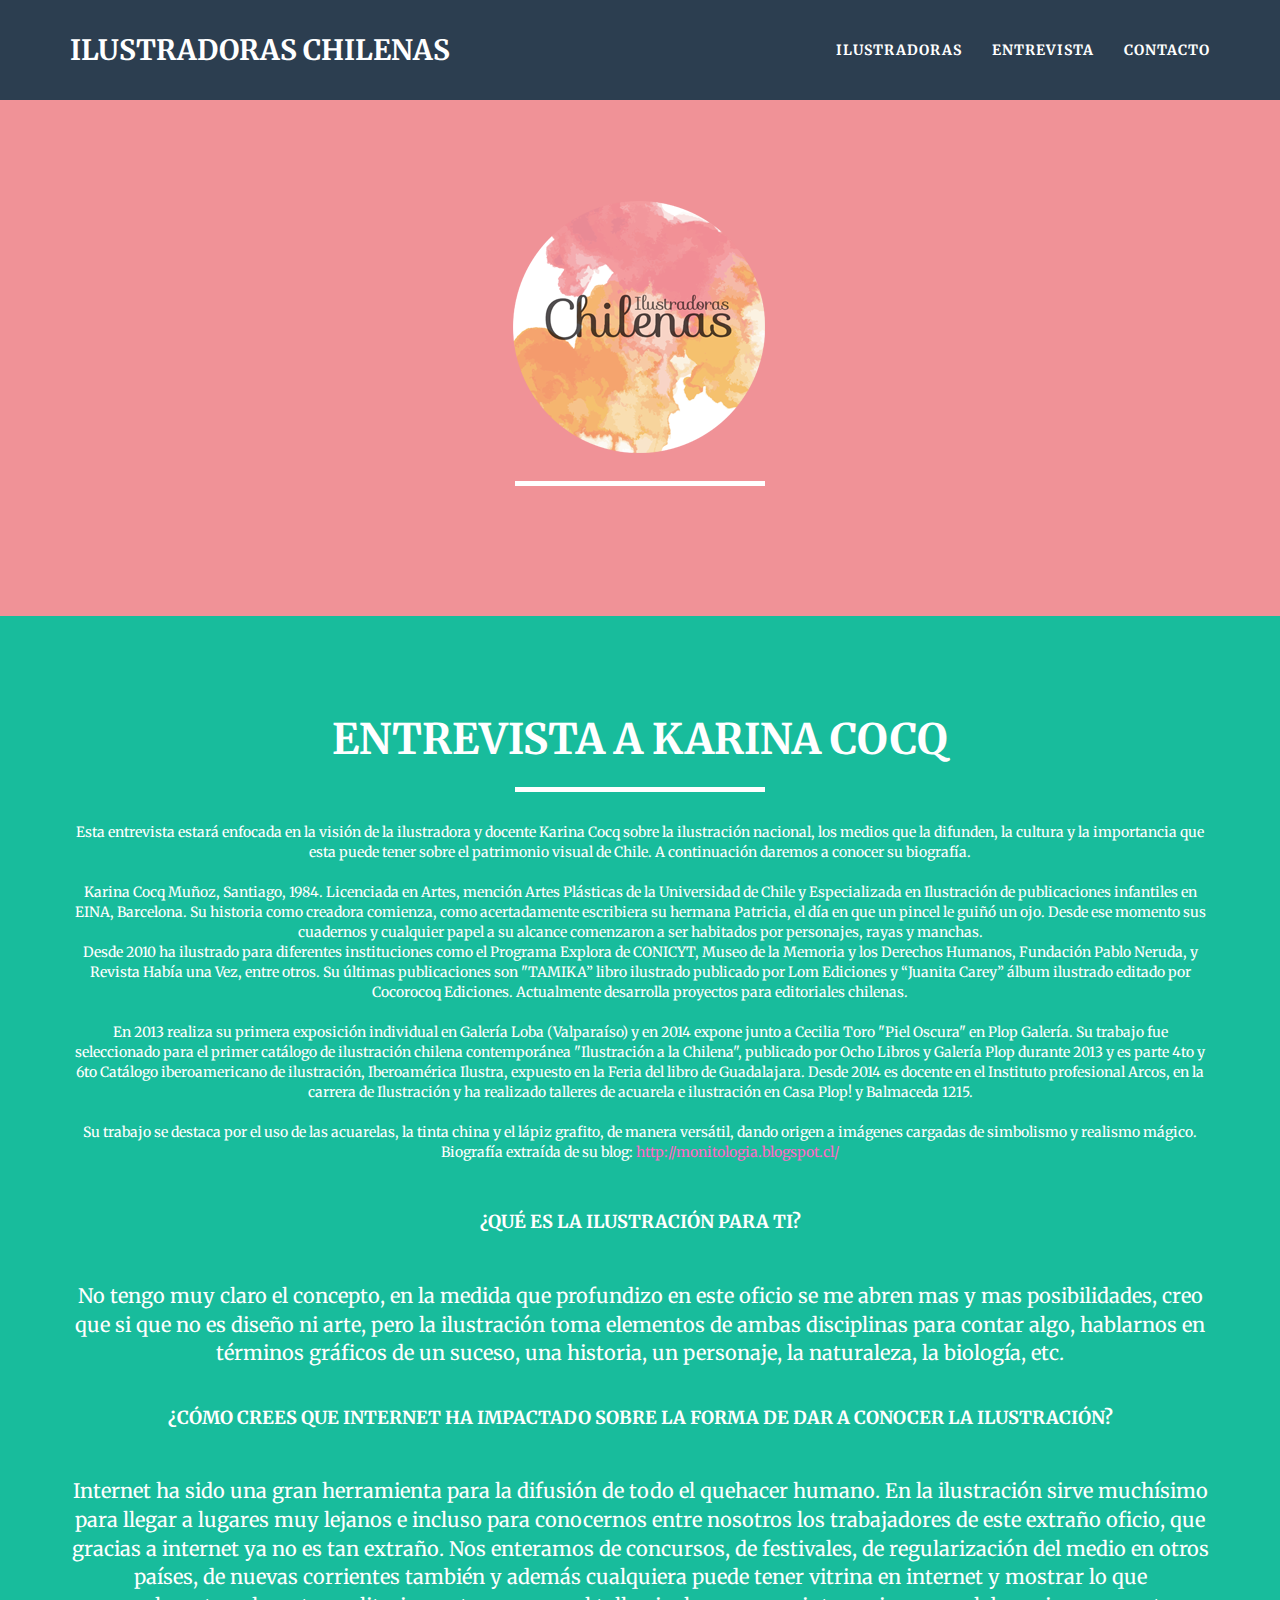
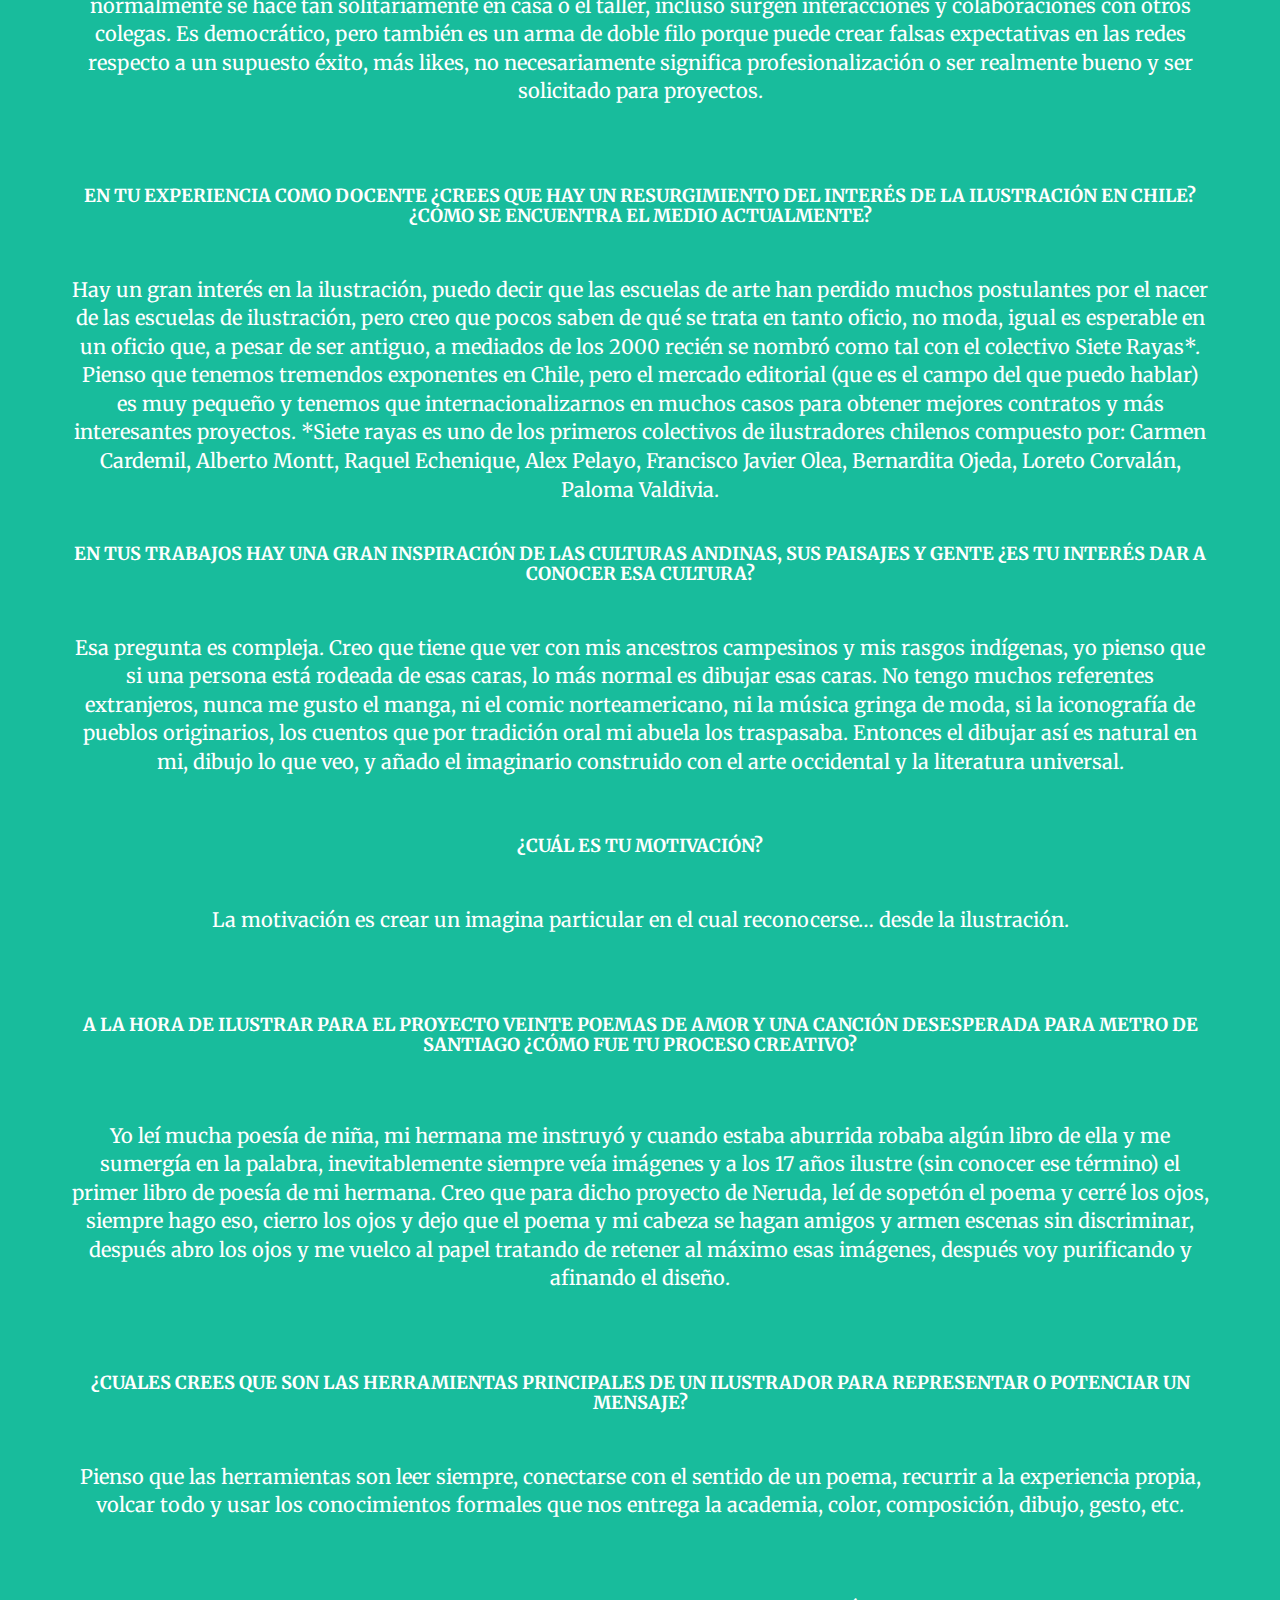
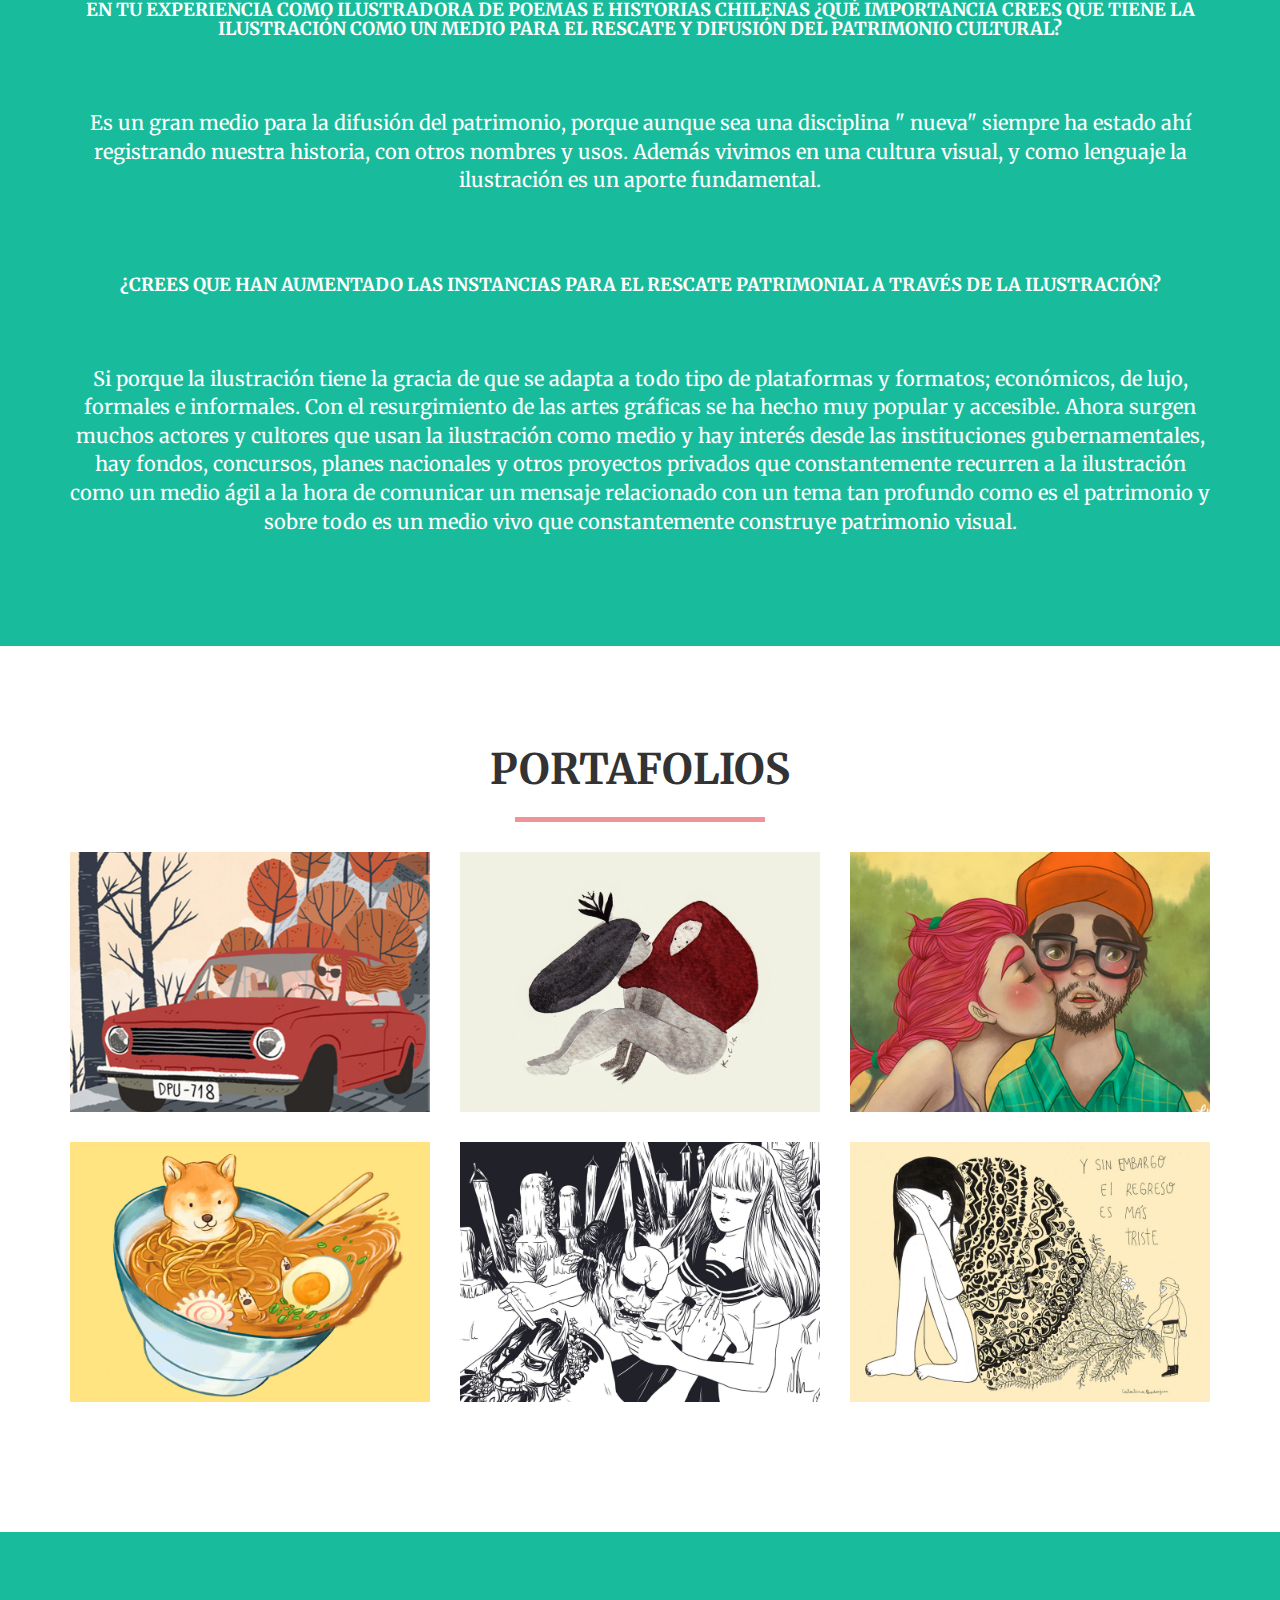
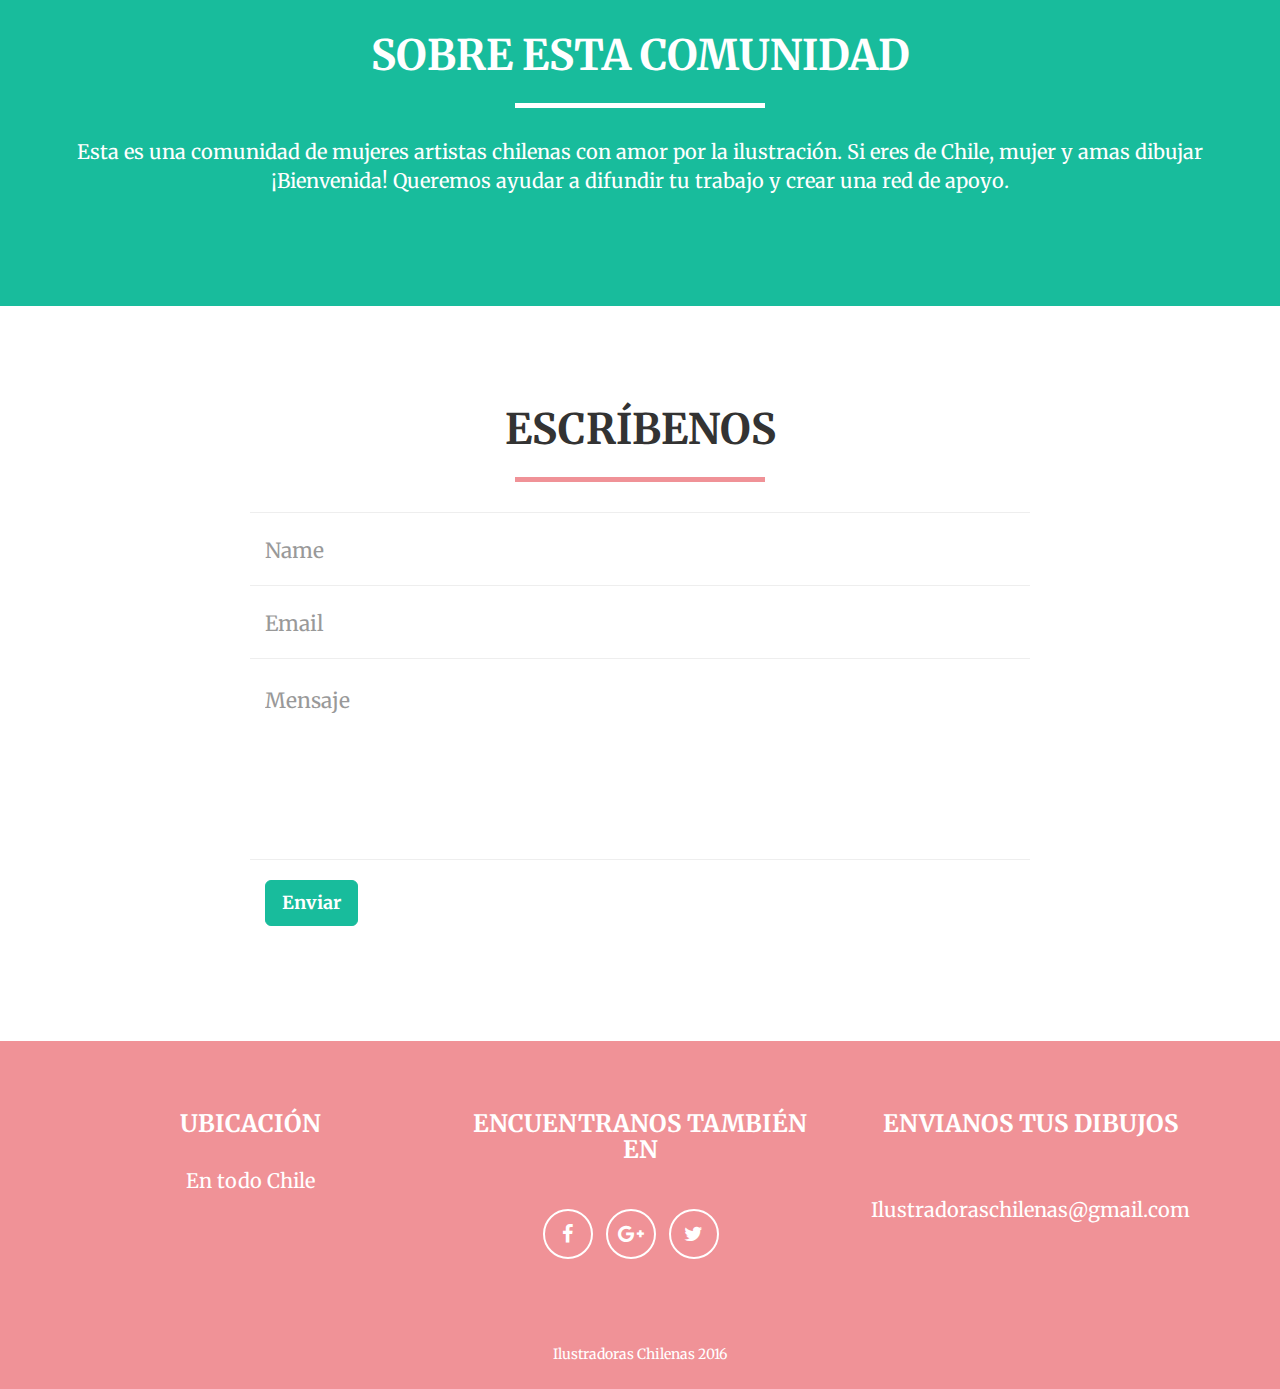
<file: karina.html>
<!DOCTYPE html>
<html lang="en">

<head>



    <meta charset="utf-8">
    <meta http-equiv="X-UA-Compatible" content="IE=edge">
    <meta name="viewport" content="width=device-width, initial-scale=1">
    <meta name="description" content="">
    <meta name="author" content="">

    <title>Entrevista a Karina Cocq</title>

    <!-- Bootstrap Core CSS -->
    <link href="vendor/bootstrap/css/bootstrap.min.css" rel="stylesheet">

    <!-- Theme CSS -->
    <link href="css/freelancer.min.css" rel="stylesheet">

    <!-- Custom Fonts -->
    <link href="vendor/font-awesome/css/font-awesome.min.css" rel="stylesheet" type="text/css">
    <link href="https://fonts.googleapis.com/css?family=Merriweather:300,400,700" rel="stylesheet">


    <!-- HTML5 Shim and Respond.js IE8 support of HTML5 elements and media queries -->
    <!-- WARNING: Respond.js doesn't work if you view the page via file:// -->
    <!--[if lt IE 9]>
        <script src="https://oss.maxcdn.com/libs/html5shiv/3.7.0/html5shiv.js"></script>
        <script src="https://oss.maxcdn.com/libs/respond.js/1.4.2/respond.min.js"></script>
    <![endif]-->

</head>

<body id="page-top" class="index">

    <!-- Navigation -->
    <nav id="mainNav" class="navbar navbar-default navbar-fixed-top navbar-custom">
        <div class="container">
            <!-- Brand and toggle get grouped for better mobile display -->
            <div class="navbar-header page-scroll">
                <button type="button" class="navbar-toggle" data-toggle="collapse" data-target="#bs-example-navbar-collapse-1">
                    <span class="sr-only">Toggle navigation</span> Menu <i class="fa fa-bars"></i>
                </button>
                <a class="navbar-brand" href="#page-top">Ilustradoras Chilenas</a>
            </div>

            <!-- Collect the nav links, forms, and other content for toggling -->
            <div class="collapse navbar-collapse" id="bs-example-navbar-collapse-1">
                <ul class="nav navbar-nav navbar-right">
                    <li class="hidden">
                        <a href="#page-top"></a>
                    </li>
                    <li class="page-scroll">
                        <a href="#portfolio">Ilustradoras</a>
                    </li>
                    <li class="page-scroll">
                        <a href="#about">Entrevista</a>
                    </li>
                    <li class="page-scroll">
                        <a href="#contact">Contacto</a>
                    </li>
                </ul>
            </div>
            <!-- /.navbar-collapse -->
        </div>
        <!-- /.container-fluid -->
    </nav>

    <!-- Header -->
    <header>
        <div class="container">
            <div class="row">
                <div class="col-lg-12">
                    <img class="img-responsive" src="img/profile.png" alt="">
                    <div class="intro-text">
                        <span class="name"></span>
                        <hr class="star-light">
                        <span class="skills"></span>
                    </div>
                </div>
            </div>
        </div>
    </header>


    <section class="success" id="about">
        <div class="container">
            <div class="row">
                <div class="col-lg-12 text-center">
                    <h2>Entrevista a Karina Cocq</h2>
                    <hr class="star-light">
                </div>
            </div>

            <div class="row">
                <div class="col-lg-12 text-center">
                
                
                
                <h8>Esta entrevista estará enfocada en la visión de la ilustradora y docente Karina Cocq sobre la ilustración nacional, los medios que la difunden, la cultura y la importancia que esta puede tener sobre el patrimonio visual de Chile. A continuación daremos a conocer su biografía. </h8>
                    <br>
                    <br>


<h8>Karina Cocq Muñoz, Santiago, 1984. Licenciada en Artes, mención Artes Plásticas de la Universidad de Chile y Especializada en Ilustración de publicaciones infantiles en EINA, Barcelona. Su historia como creadora comienza, como acertadamente escribiera su hermana Patricia, el día en que un pincel le guiñó un ojo. Desde ese momento sus cuadernos y cualquier papel a su alcance comenzaron a ser habitados por personajes, rayas y manchas.</h8>

<br>


<h8>Desde 2010 ha ilustrado para diferentes instituciones como el Programa Explora de CONICYT, Museo de la Memoria y los Derechos Humanos, Fundación Pablo Neruda, y Revista Había una Vez, entre otros. Su últimas publicaciones son "TAMIKA” libro ilustrado publicado por Lom Ediciones y “Juanita Carey” álbum ilustrado editado por Cocorocoq Ediciones. Actualmente desarrolla proyectos para editoriales chilenas.</h8>

<br>
<br>

<h8>En 2013 realiza su primera exposición individual en Galería Loba (Valparaíso) y en 2014 expone junto a Cecilia Toro "Piel Oscura" en Plop Galería. Su trabajo fue seleccionado para el primer catálogo de ilustración chilena contemporánea "Ilustración a la Chilena", publicado por Ocho Libros y Galería Plop durante 2013 y es parte 4to y 6to Catálogo iberoamericano de ilustración, Iberoamérica Ilustra, expuesto en la Feria del libro de Guadalajara. Desde 2014 es docente en el Instituto profesional Arcos, en la carrera de Ilustración y ha realizado talleres de acuarela e ilustración en Casa Plop! y Balmaceda 1215.</h8>

<br>
<br>
<h8>
Su trabajo se destaca por el uso de las acuarelas, la tinta china y el lápiz grafito, de manera versátil, dando origen a imágenes cargadas de simbolismo y realismo mágico. Biografía extraída de su blog:<a href="http://monitologia.blogspot.cl/"> http://monitologia.blogspot.cl/</a></h8>
<br>
<br>

<br>






<h4>¿Qué es la ilustración para ti?</h4>
<br>
<br>



<p>No tengo muy claro el concepto, en la medida que profundizo en este oficio se me abren mas y mas posibilidades, creo que si que no es diseño ni arte, pero la ilustración toma elementos de ambas disciplinas para contar algo, hablarnos en términos gráficos de un suceso, una historia, un personaje, la naturaleza, la biología, etc.</p><br>








<h4>¿Cómo crees que internet ha impactado sobre la forma de dar a conocer la ilustración?</h4>
<br>
<br>


<p>Internet ha sido una gran herramienta para la difusión de todo el quehacer humano. En la ilustración sirve muchísimo para llegar a lugares muy lejanos e incluso para conocernos entre nosotros los trabajadores de este extraño oficio, que gracias a internet ya no es tan extraño. Nos enteramos de concursos, de festivales, de regularización del medio en otros países, de nuevas corrientes también y además cualquiera puede tener vitrina en internet y mostrar lo que normalmente se hace tan solitariamente en casa o el taller, incluso surgen interacciones y colaboraciones con otros colegas. Es democrático, pero también es un arma de doble filo porque puede crear falsas expectativas en las redes respecto a un supuesto éxito, más likes, no necesariamente significa profesionalización o ser realmente bueno y ser solicitado para proyectos.</p>


<br>
<br>
<br>


<h4>En tu experiencia como docente ¿Crees que hay un resurgimiento del interés de la ilustración en Chile? ¿Cómo se encuentra el medio actualmente? </h4>
<br>
<br>


<p>Hay un gran interés en la ilustración, puedo decir que las escuelas de arte han perdido muchos postulantes por el nacer de las escuelas de ilustración, pero creo que pocos saben de qué se trata en tanto oficio, no moda, igual es esperable en un oficio que, a pesar de ser antiguo, a mediados de los 2000 recién se nombró como tal con el colectivo Siete Rayas*. Pienso que tenemos tremendos exponentes en Chile, pero el mercado editorial (que es el campo del que puedo hablar) es muy pequeño y tenemos que internacionalizarnos en muchos casos para obtener mejores contratos y más interesantes proyectos.


*Siete rayas es uno de los primeros colectivos de ilustradores chilenos compuesto por: Carmen Cardemil, Alberto Montt, Raquel Echenique, Alex Pelayo, Francisco Javier Olea, Bernardita Ojeda, Loreto Corvalán, Paloma Valdivia.</p>

<br><h4>
En tus trabajos hay una gran inspiración de las culturas andinas, sus paisajes y gente ¿Es tu interés dar a conocer esa cultura? </h4>
<br>
<br>

<p> Esa pregunta es compleja. Creo que tiene que ver con mis ancestros campesinos y mis rasgos indígenas, yo pienso que si una persona está rodeada de esas caras, lo más normal es dibujar esas caras. No tengo muchos referentes extranjeros, nunca me gusto el manga, ni el comic norteamericano, ni la música gringa de moda, si la iconografía de pueblos originarios, los cuentos que por tradición oral mi abuela los traspasaba. Entonces el dibujar así es natural en mi, dibujo lo que veo, y añado el imaginario construido con el arte occidental y la literatura universal.</p>

<br>
<br>
<h4>¿Cuál es tu motivación?</h4>
<br>
<br>

<p>La motivación es crear un imagina particular en el cual reconocerse… desde la ilustración. </p>
<br>
<br>
<br>
 
 
<h4> A la hora de ilustrar para el proyecto Veinte poemas de amor y una canción desesperada para metro de Santiago ¿Cómo fue tu proceso creativo?</h4><p> 
<br>
<br>

Yo leí mucha poesía de niña, mi hermana me instruyó y cuando estaba aburrida robaba algún libro de ella y me sumergía en la palabra, inevitablemente siempre veía imágenes y a los 17 años ilustre (sin conocer ese término) el primer libro de poesía de mi hermana. Creo que para dicho proyecto de Neruda, leí de sopetón el poema y cerré los ojos, siempre hago eso, cierro los ojos y dejo que el poema y mi cabeza se hagan amigos y armen escenas sin discriminar, después abro los ojos y  me vuelco al papel tratando de retener al máximo esas imágenes, después voy purificando y afinando el diseño.</p>
<br>
<br>
<br>



 


<h4>¿Cuales crees que son las herramientas principales de un ilustrador para representar o potenciar un mensaje?</h4>
<br>
<br>

<p>

Pienso que las herramientas son leer siempre, conectarse con el sentido de un poema, recurrir a la experiencia propia, volcar todo y usar los conocimientos formales que nos entrega la academia, color, composición, dibujo, gesto, etc.</p>

<br>
<br>
<br>



<h4>En tu experiencia como ilustradora de poemas e historias chilenas ¿Qué importancia crees que tiene la ilustración como un medio para el rescate y difusión del patrimonio cultural?</h4>
<br>
<br>
<br>

<p>Es un gran medio para la difusión del patrimonio, porque aunque sea una disciplina " nueva" siempre ha estado ahí registrando nuestra historia, con otros nombres y usos. Además vivimos en una cultura visual, y como lenguaje la ilustración es un aporte fundamental.</p>
<br>
<br>
<br>


<h4>¿Crees que han aumentado las instancias para el rescate patrimonial a través de la ilustración?</h4>
<br>
<br>
<br>
<p>
Si porque la ilustración tiene la gracia de que se adapta a todo tipo de plataformas y formatos; económicos, de lujo, formales e informales. Con el resurgimiento de las artes gráficas se ha hecho muy popular y accesible. Ahora surgen muchos actores y cultores que usan la ilustración como medio y hay interés desde las instituciones gubernamentales, hay fondos, concursos, planes nacionales y otros proyectos privados que constantemente recurren a la ilustración como un medio ágil a la hora de comunicar un mensaje relacionado con un tema tan profundo como es el patrimonio y sobre todo es un medio vivo que constantemente  construye patrimonio visual.</p>
              </div>


            </div>
        </div>
    </section>

    <!-- Portfolio Grid Section -->
    <section id="portfolio">
        <div class="container">
            <div class="row">
                <div class="col-lg-12 text-center">
                    <h2>Portafolios</h2>
                    <hr class="star-primary">
                </div>
            </div>
            <div class="row">
                <div class="col-sm-4 portfolio-item">
                    <a href="#portfolioModal1" class="portfolio-link" data-toggle="modal">
                        <div class="caption">
                            <div class="caption-content">
                                <i class="fa fa-search-plus fa-3x"></i>
                            </div>
                        </div>
                        <img src="img/portfolio/cabin.png" class="img-responsive" alt="">
                    </a>
                </div>
                <div class="col-sm-4 portfolio-item">
                    <a href="#portfolioModal2" class="portfolio-link" data-toggle="modal">
                        <div class="caption">
                            <div class="caption-content">
                                <i class="fa fa-search-plus fa-3x"></i>
                            </div>
                        </div>
                        <img src="img/portfolio/cake.png" class="img-responsive" alt="">
                    </a>
                </div>
                <div class="col-sm-4 portfolio-item">
                    <a href="#portfolioModal3" class="portfolio-link" data-toggle="modal">
                        <div class="caption">
                            <div class="caption-content">
                                <i class="fa fa-search-plus fa-3x"></i>
                            </div>
                        </div>
                        <img src="img/portfolio/circus.png" class="img-responsive" alt="">
                    </a>
                </div>
                <div class="col-sm-4 portfolio-item">
                    <a href="#portfolioModal4" class="portfolio-link" data-toggle="modal">
                        <div class="caption">
                            <div class="caption-content">
                                <i class="fa fa-search-plus fa-3x"></i>
                            </div>
                        </div>
                        <img src="img/portfolio/game.png" class="img-responsive" alt="">
                    </a>
                </div>
                <div class="col-sm-4 portfolio-item">
                    <a href="#portfolioModal5" class="portfolio-link" data-toggle="modal">
                        <div class="caption">
                            <div class="caption-content">
                                <i class="fa fa-search-plus fa-3x"></i>
                            </div>
                        </div>
                        <img src="img/portfolio/safe.png" class="img-responsive" alt="">
                    </a>
                </div>
                <div class="col-sm-4 portfolio-item">
                    <a href="#portfolioModal6" class="portfolio-link" data-toggle="modal">
                        <div class="caption">
                            <div class="caption-content">
                                <i class="fa fa-search-plus fa-3x"></i>
                            </div>
                        </div>
                        <img src="img/portfolio/submarine.png" class="img-responsive" alt="">
                    </a>
                </div>
            </div>
        </div>
    </section>

    <!-- About Section -->
    <section class="success" id="about">
        <div class="container">
            <div class="row">
                <div class="col-lg-12 text-center">
                    <h2>Sobre esta comunidad</h2>
                    <hr class="star-light">
                </div>
            </div>

            <div class="row">
                <div class="col-lg-12 text-center">
                    <p>Esta es una comunidad de mujeres artistas chilenas con amor por la ilustración. Si eres de Chile, mujer y amas dibujar ¡Bienvenida! Queremos ayudar a difundir tu trabajo y crear una red de apoyo. </p>
                </div>


            </div>
        </div>
    </section>

    <!-- Contact Section -->
    <section id="contact">
        <div class="container">
            <div class="row">
                <div class="col-lg-12 text-center">
                    <h2>Escríbenos</h2>
                    <hr class="star-primary">
                </div>
            </div>
            <div class="row">
                <div class="col-lg-8 col-lg-offset-2">
                    <!-- To configure the contact form email address, go to mail/contact_me.php and update the email address in the PHP file on line 19. -->
                    <!-- The form should work on most web servers, but if the form is not working you may need to configure your web server differently. -->
                    <form name="sentMessage" id="contactForm" novalidate>
                        <div class="row control-group">
                            <div class="form-group col-xs-12 floating-label-form-group controls">
                                <label>Nombre</label>
                                <input type="text" class="form-control" placeholder="Name" id="name" required data-validation-required-message="Please enter your name.">
                                <p class="help-block text-danger"></p>
                            </div>
                        </div>
                        <div class="row control-group">
                            <div class="form-group col-xs-12 floating-label-form-group controls">
                                <label>Correo</label>
                                <input type="Email" class="form-control" placeholder="Email" id="email" required data-validation-required-message="Please enter your email address.">
                                <p class="help-block text-danger"></p>
                            </div>
                        </div>
                        <div class="row control-group">

                        </div>
                        <div class="row control-group">
                            <div class="form-group col-xs-12 floating-label-form-group controls">
                                <label>Mensaje</label>
                                <textarea rows="5" class="form-control" placeholder="Mensaje" id="message" required data-validation-required-message="Please enter a message."></textarea>
                                <p class="help-block text-danger"></p>
                            </div>
                        </div>
                        <br>
                        <div id="success"></div>
                        <div class="row">
                            <div class="form-group col-xs-12">
                                <button type="submit" class="btn btn-success btn-lg">Enviar</button>
                            </div>
                        </div>
                    </form>
                </div>
            </div>
        </div>
    </section>

    <!-- Footer -->
    <footer class="text-center">
        <div class="footer-above">
            <div class="container">
                <div class="row">
                    <div class="footer-col col-md-4">
                        <h3>Ubicación</h3>
                        <p>En todo Chile
                            </p>
                    </div>
                    <div class="footer-col col-md-4">
                        <h3>Encuentranos también en</h3>
                        <ul class="list-inline">
                            <li>
                                <a href="#" class="btn-social btn-outline"><i class="fa fa-fw fa-facebook"></i></a>
                            </li>
                            <li>
                                <a href="#" class="btn-social btn-outline"><i class="fa fa-fw fa-google-plus"></i></a>
                            </li>
                            <li>
                                <a href="#" class="btn-social btn-outline"><i class="fa fa-fw fa-twitter"></i></a>
                            </li>
                            <li>

                        </ul>
                    </div>
                    <div class="footer-col col-md-4">
                        <h3>Envianos tus dibujos</h3>

                        <p> <br> Ilustradoraschilenas@gmail.com </p>
                    </div>
                </div>
            </div>
        </div>
        <div class="footer-below">
            <div class="container">
                <div class="row">
                    <div class="col-lg-12">
                         Ilustradoras Chilenas 2016
                    </div>
                </div>
            </div>
        </div>
    </footer>

    <!-- Scroll to Top Button (Only visible on small and extra-small screen sizes) -->
    <div class="scroll-top page-scroll hidden-sm hidden-xs hidden-lg hidden-md">
        <a class="btn btn-primary" href="#page-top">
            <i class="fa fa-chevron-up"></i>
        </a>
    </div>

    <!-- Portfolio Modals -->
    <div class="portfolio-modal modal fade" id="portfolioModal1" tabindex="-1" role="dialog" aria-hidden="true">
        <div class="modal-content">
            <div class="close-modal" data-dismiss="modal">
                <div class="lr">
                    <div class="rl">
                    </div>
                </div>
            </div>
            <div class="container">
                <div class="row">
                    <div class="col-lg-8 col-lg-offset-2">
                        <div class="modal-body">
                            <h2>Fran Nerd</h2>
                            <hr class="star-primary">
                            <img src="img/portfolio/cabin.png" class="img-responsive img-centered" alt="">
                            <p>UHola nerds amados. Me llamo Fran Meneses pero casi todos me conocen por Frannerd. Soy ilustradora chilena y vivo en Hastings, Reino Unido. Me gusta dibujar, hornear galletas, escuchar música, dormir siesta junto a mis gatos potones (Cereal y Hamburguesa), caminar y tomar café (MUCHO café).</p>
                            <ul class="list-inline item-details">
                                <li>Facebook page:
                                    <strong><a href="https://www.facebook.com/frannerd/?fref=ts">Frannerd</a>
                                    </strong>
                                </li>
                                <li>Pagina web:
                                    <strong><a href="http://sandianerd.blogspot.cl/">Sandianerd</a>
                                    </strong>
                                </li>

                            </ul>
                            <button type="button" class="btn btn-default" data-dismiss="modal"><i class="fa fa-times"></i> Cerrar</button>
                        </div>
                    </div>
                </div>
            </div>
        </div>
    </div>
    <div class="portfolio-modal modal fade" id="portfolioModal2" tabindex="-1" role="dialog" aria-hidden="true">
        <div class="modal-content">
            <div class="close-modal" data-dismiss="modal">
                <div class="lr">
                    <div class="rl">
                    </div>
                </div>
            </div>
            <div class="container">
                <div class="row">
                    <div class="col-lg-8 col-lg-offset-2">
                        <div class="modal-body">
                            <h2>Karina Cocq</h2>
                            <hr class="star-primary">
                            <img src="img/portfolio/cake.png" class="img-responsive img-centered" alt="">
                            <p>Karina Cocq Muñoz, Santiago, 1984. Licenciada en Artes, mención Artes Plásticas de la Universidad de Chile y Especializada en Ilustración de publicaciones infantiles en EINA, Barcelona. Su historia como creadora comienza, como acertadamente escribiera su hermana Patricia, el día en que un pincel le guiñó un ojo. Desde ese momento sus cuadernos y cualquier papel a su alcance comenzaron a ser habitados por personajes, rayas y manchas.</p>
                            <ul class="list-inline item-details">
                                <li>Facebook page:
                                    <strong><a href="hhttps://www.facebook.com/KarinaCocq/?fref=ts">KarinaCocq</a>
                                    </strong>
                                </li>
                                <li>Pagina web:
                                    <strong><a href="http://monitologia.blogspot.cl/">Monitología</a>
                                    </strong>
                                </li>

                            </ul>
                            <button type="button" class="btn btn-default" data-dismiss="modal"><i class="fa fa-times"></i> Cerrar</button>
                        </div>
                    </div>
                </div>
            </div>
        </div>
    </div>
    <div class="portfolio-modal modal fade" id="portfolioModal3" tabindex="-1" role="dialog" aria-hidden="true">
        <div class="modal-content">
            <div class="close-modal" data-dismiss="modal">
                <div class="lr">
                    <div class="rl">
                    </div>
                </div>
            </div>
            <div class="container">
                <div class="row">
                    <div class="col-lg-8 col-lg-offset-2">
                        <div class="modal-body">
                            <h2>Luna Lee</h2>
                            <hr class="star-primary">
                            <img src="img/portfolio/circus.png" class="img-responsive img-centered" alt="">
                            <p>
</file>
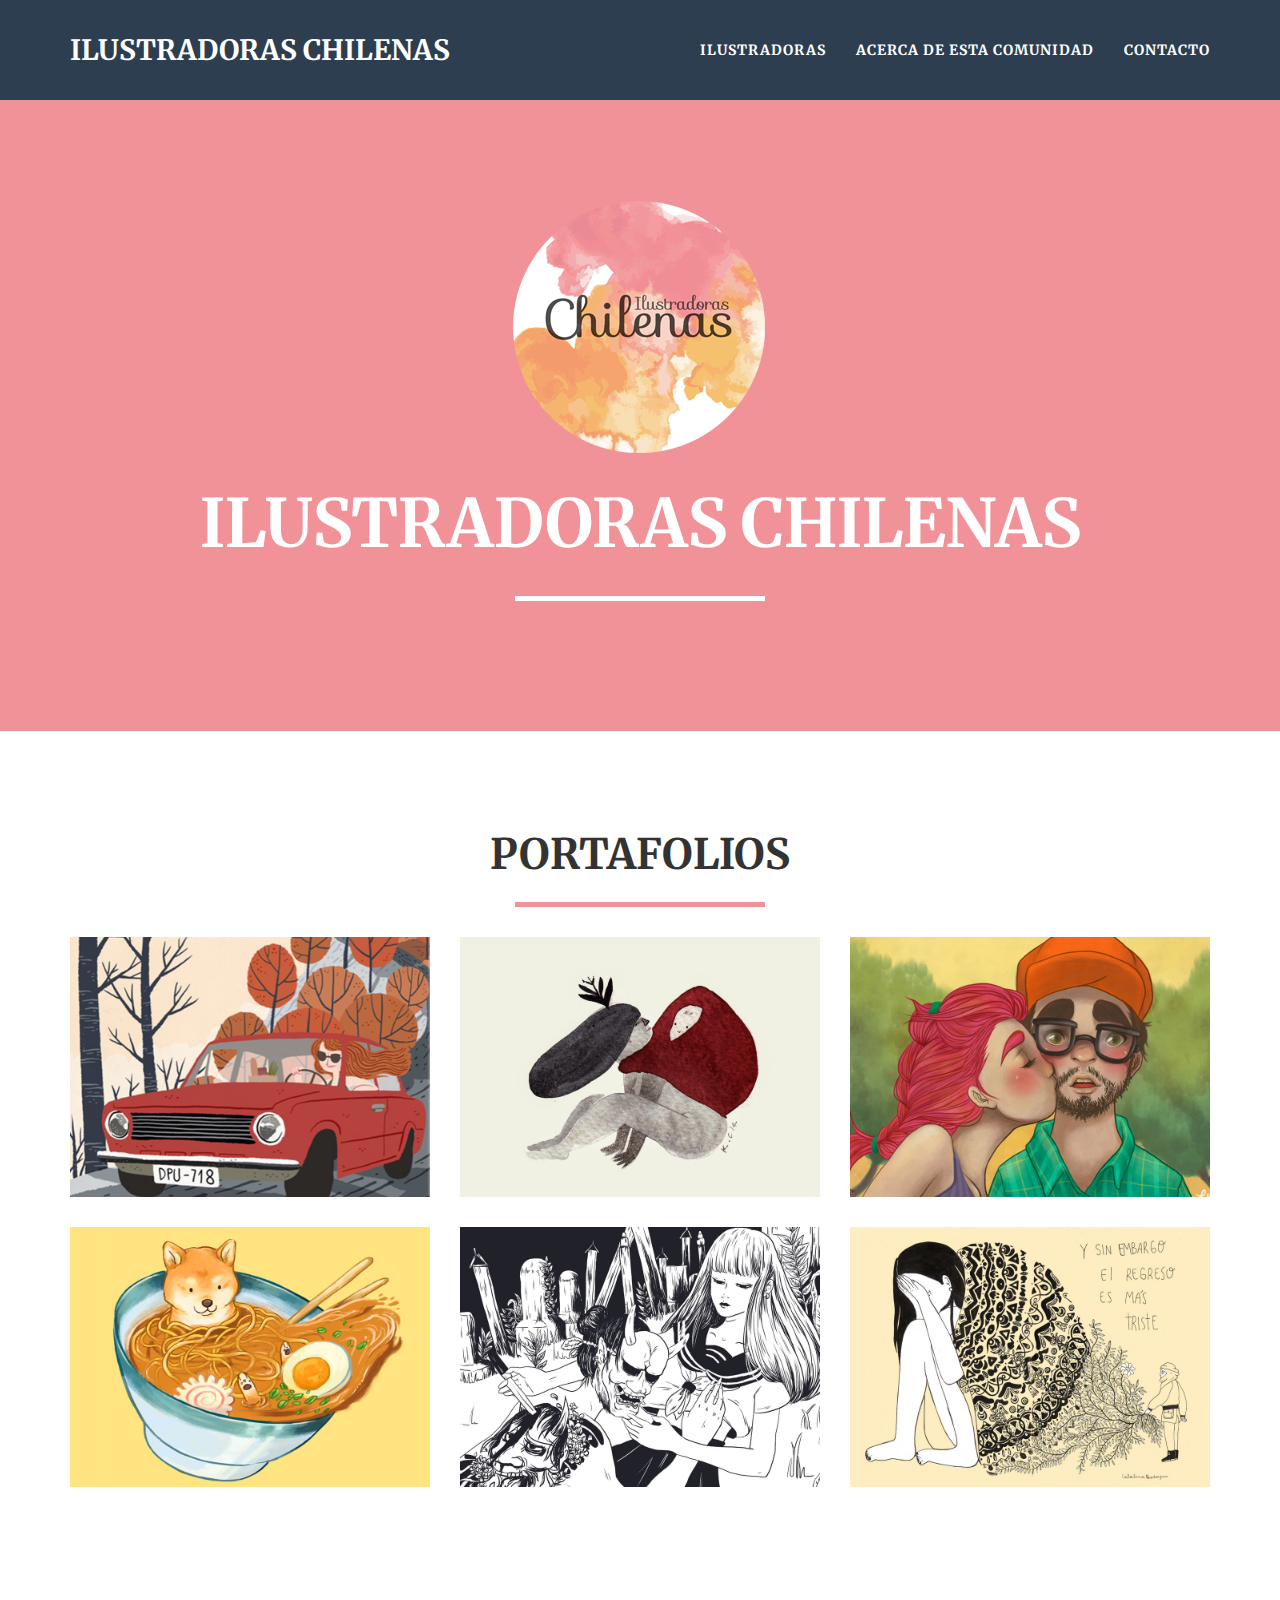
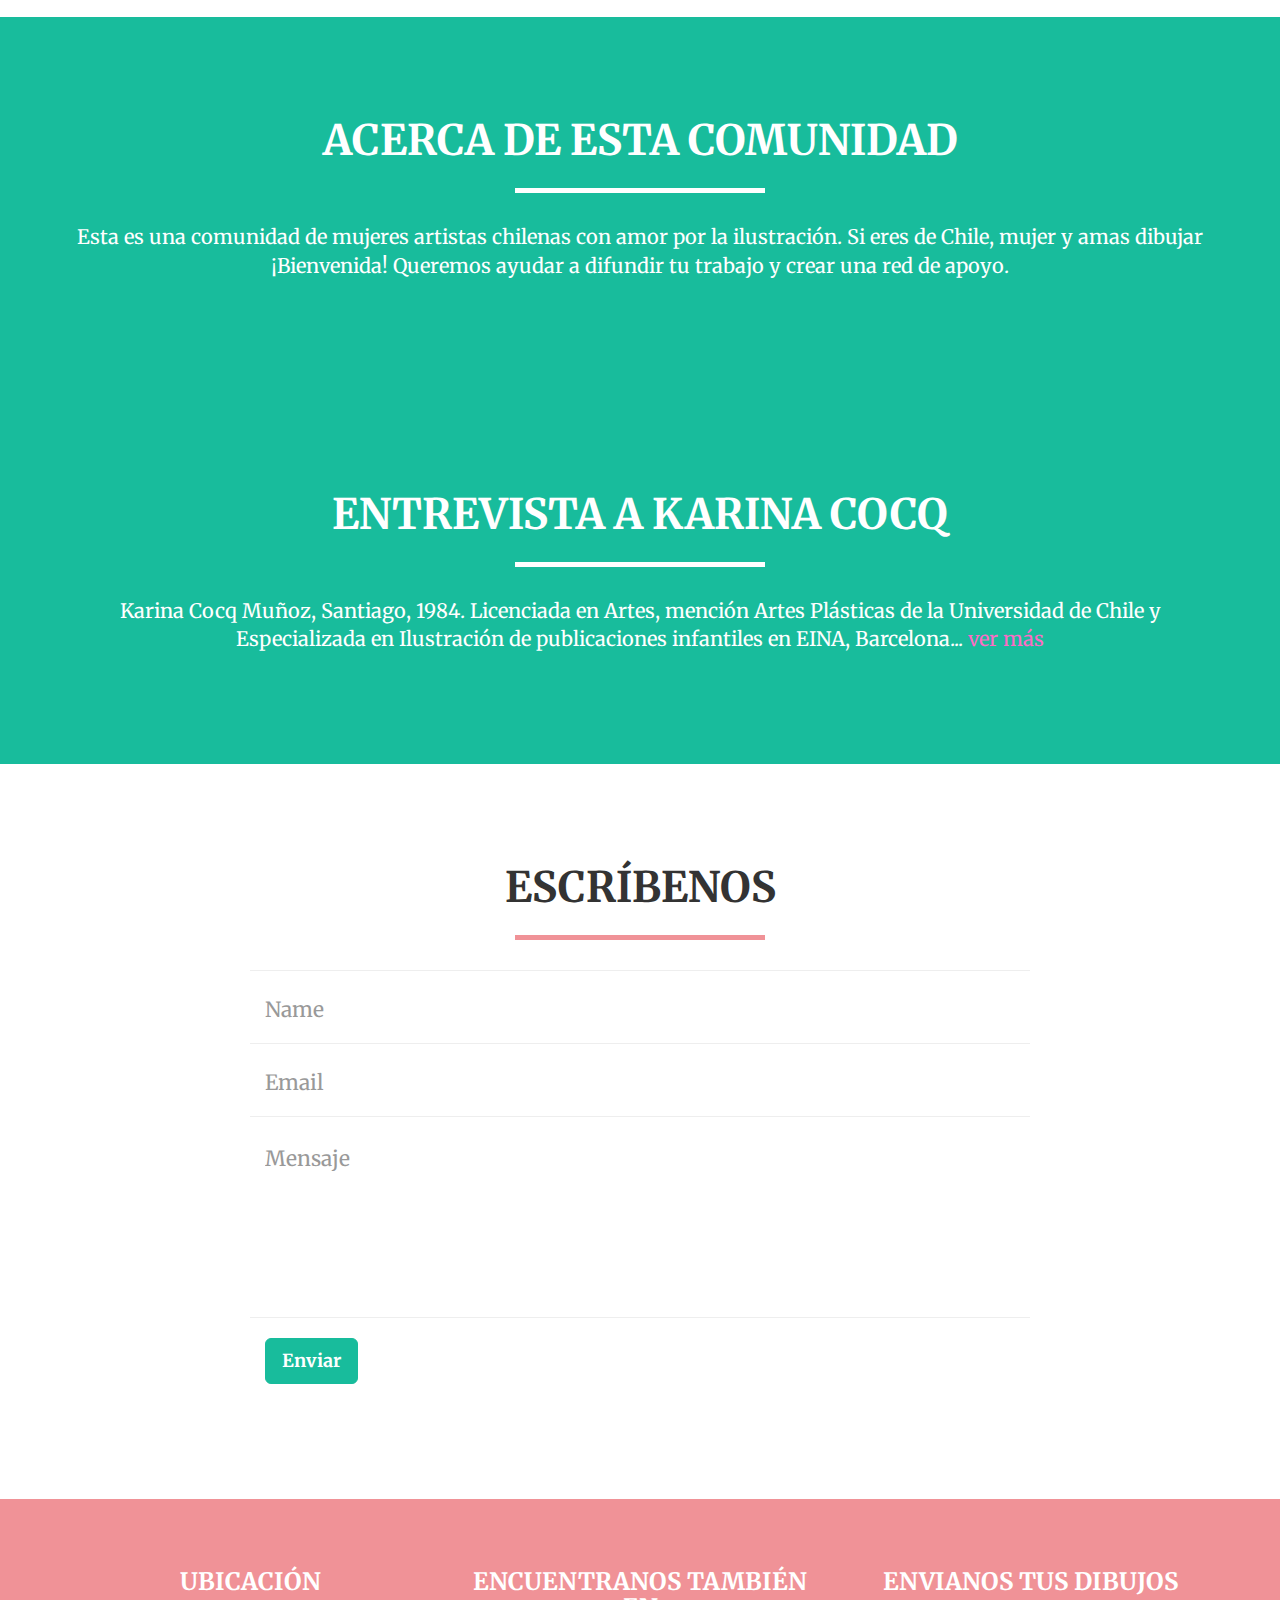
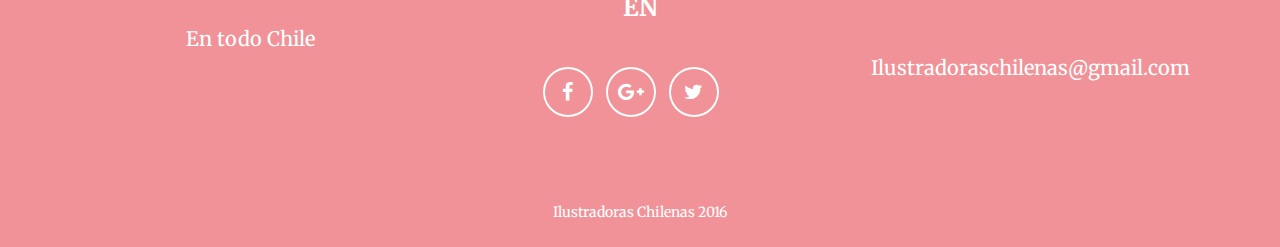
<file: karinacocq.html>
<!DOCTYPE html>
<html lang="en">

<head>



    <meta charset="utf-8">
    <meta http-equiv="X-UA-Compatible" content="IE=edge">
    <meta name="viewport" content="width=device-width, initial-scale=1">
    <meta name="description" content="">
    <meta name="author" content="">

    <title>Ilustradoras Chilenas</title>

    <!-- Bootstrap Core CSS -->
    <link href="vendor/bootstrap/css/bootstrap.min.css" rel="stylesheet">

    <!-- Theme CSS -->
    <link href="css/freelancer.min.css" rel="stylesheet">

    <!-- Custom Fonts -->
    <link href="vendor/font-awesome/css/font-awesome.min.css" rel="stylesheet" type="text/css">
    <link href="https://fonts.googleapis.com/css?family=Merriweather:300,400,700" rel="stylesheet">


    <!-- HTML5 Shim and Respond.js IE8 support of HTML5 elements and media queries -->
    <!-- WARNING: Respond.js doesn't work if you view the page via file:// -->
    <!--[if lt IE 9]>
        <script src="https://oss.maxcdn.com/libs/html5shiv/3.7.0/html5shiv.js"></script>
        <script src="https://oss.maxcdn.com/libs/respond.js/1.4.2/respond.min.js"></script>
    <![endif]-->

</head>

<body id="page-top" class="index">

    <!-- Navigation -->
    <nav id="mainNav" class="navbar navbar-default navbar-fixed-top navbar-custom">
        <div class="container">
            <!-- Brand and toggle get grouped for better mobile display -->
            <div class="navbar-header page-scroll">
                <button type="button" class="navbar-toggle" data-toggle="collapse" data-target="#bs-example-navbar-collapse-1">
                    <span class="sr-only">Toggle navigation</span> Menu <i class="fa fa-bars"></i>
                </button>
                <a class="navbar-brand" href="#page-top">Ilustradoras Chilenas</a>
            </div>

            <!-- Collect the nav links, forms, and other content for toggling -->
            <div class="collapse navbar-collapse" id="bs-example-navbar-collapse-1">
                <ul class="nav navbar-nav navbar-right">
                    <li class="hidden">
                        <a href="#page-top"></a>
                    </li>
                    <li class="page-scroll">
                        <a href="#portfolio">Ilustradoras</a>
                    </li>
                    <li class="page-scroll">
                        <a href="#about">Acerca de esta comunidad</a>
                    </li>
                    <li class="page-scroll">
                        <a href="#contact">Contacto</a>
                    </li>
                </ul>
            </div>
            <!-- /.navbar-collapse -->
        </div>
        <!-- /.container-fluid -->
    </nav>

    <!-- Header -->
    <header>
        <div class="container">
            <div class="row">
                <div class="col-lg-12">
                    <img class="img-responsive" src="img/profile.png" alt="">
                    <div class="intro-text">
                        <span class="name">Ilustradoras Chilenas</span>
                        <hr class="star-light">
                        <span class="skills"></span>
                    </div>
                </div>
            </div>
        </div>
    </header>

    <!-- Portfolio Grid Section -->
    <section id="portfolio">
        <div class="container">
            <div class="row">
                <div class="col-lg-12 text-center">
                    <h2>Portafolios</h2>
                    <hr class="star-primary">
                </div>
            </div>
            <div class="row">
                <div class="col-sm-4 portfolio-item">
                    <a href="#portfolioModal1" class="portfolio-link" data-toggle="modal">
                        <div class="caption">
                            <div class="caption-content">
                                <i class="fa fa-search-plus fa-3x"></i>
                            </div>
                        </div>
                        <img src="img/portfolio/cabin.png" class="img-responsive" alt="">
                    </a>
                </div>
                <div class="col-sm-4 portfolio-item">
                    <a href="#portfolioModal2" class="portfolio-link" data-toggle="modal">
                        <div class="caption">
                            <div class="caption-content">
                                <i class="fa fa-search-plus fa-3x"></i>
                            </div>
                        </div>
                        <img src="img/portfolio/cake.png" class="img-responsive" alt="">
                    </a>
                </div>
                <div class="col-sm-4 portfolio-item">
                    <a href="#portfolioModal3" class="portfolio-link" data-toggle="modal">
                        <div class="caption">
                            <div class="caption-content">
                                <i class="fa fa-search-plus fa-3x"></i>
                            </div>
                        </div>
                        <img src="img/portfolio/circus.png" class="img-responsive" alt="">
                    </a>
                </div>
                <div class="col-sm-4 portfolio-item">
                    <a href="#portfolioModal4" class="portfolio-link" data-toggle="modal">
                        <div class="caption">
                            <div class="caption-content">
                                <i class="fa fa-search-plus fa-3x"></i>
                            </div>
                        </div>
                        <img src="img/portfolio/game.png" class="img-responsive" alt="">
                    </a>
                </div>
                <div class="col-sm-4 portfolio-item">
                    <a href="#portfolioModal5" class="portfolio-link" data-toggle="modal">
                        <div class="caption">
                            <div class="caption-content">
                                <i class="fa fa-search-plus fa-3x"></i>
                            </div>
                        </div>
                        <img src="img/portfolio/safe.png" class="img-responsive" alt="">
                    </a>
                </div>
                <div class="col-sm-4 portfolio-item">
                    <a href="#portfolioModal6" class="portfolio-link" data-toggle="modal">
                        <div class="caption">
                            <div class="caption-content">
                                <i class="fa fa-search-plus fa-3x"></i>
                            </div>
                        </div>
                        <img src="img/portfolio/submarine.png" class="img-responsive" alt="">
                    </a>
                </div>
            </div>
        </div>
    </section>

    <!-- About Section -->
    <section class="success" id="about">
        <div class="container">
            <div class="row">
                <div class="col-lg-12 text-center">
                    <h2>Acerca de esta comunidad</h2>
                    <hr class="star-light">
                </div>
            </div>

            <div class="row">
                <div class="col-lg-12 text-center">
                    <p>Esta es una comunidad de mujeres artistas chilenas con amor por la ilustración. Si eres de Chile, mujer y amas dibujar ¡Bienvenida! Queremos ayudar a difundir tu trabajo y crear una red de apoyo. </p>
                </div>


            </div>
        </div>
    </section>
    
 <section class="success" id="about">
        <div class="container">
            <div class="row">
                <div class="col-lg-12 text-center">
                    <h2>Entrevista a Karina Cocq</h2>
                    <hr class="star-light">
                </div>
            </div>

            <div class="row">
                <div class="col-lg-12 text-center">
                    <p>Karina Cocq Muñoz, Santiago, 1984. Licenciada en Artes, mención Artes Plásticas de la Universidad de Chile y Especializada en Ilustración de publicaciones infantiles en EINA, Barcelona... <a href="karina.html">ver más</a></p> 
                    
                </div>


            </div>
        </div>
    </section>
    <!-- Contact Section -->
    <section id="contact">
        <div class="container">
            <div class="row">
                <div class="col-lg-12 text-center">
                    <h2>Escríbenos</h2>
                    <hr class="star-primary">
                </div>
            </div>
            <div class="row">
                <div class="col-lg-8 col-lg-offset-2">
                    <!-- To configure the contact form email address, go to mail/contact_me.php and update the email address in the PHP file on line 19. -->
                    <!-- The form should work on most web servers, but if the form is not working you may need to configure your web server differently. -->
                    <form name="sentMessage" id="contactForm" novalidate>
                        <div class="row control-group">
                            <div class="form-group col-xs-12 floating-label-form-group controls">
                                <label>Nombre</label>
                                <input type="text" class="form-control" placeholder="Name" id="name" required data-validation-required-message="Please enter your name.">
                                <p class="help-block text-danger"></p>
                            </div>
                        </div>
                        <div class="row control-group">
                            <div class="form-group col-xs-12 floating-label-form-group controls">
                                <label>Correo</label>
                                <input type="Email" class="form-control" placeholder="Email" id="email" required data-validation-required-message="Please enter your email address.">
                                <p class="help-block text-danger"></p>
                            </div>
                        </div>
                        <div class="row control-group">

                        </div>
                        <div class="row control-group">
                            <div class="form-group col-xs-12 floating-label-form-group controls">
                                <label>Mensaje</label>
                                <textarea rows="5" class="form-control" placeholder="Mensaje" id="message" required data-validation-required-message="Please enter a message."></textarea>
                                <p class="help-block text-danger"></p>
                            </div>
                        </div>
                        <br>
                        <div id="success"></div>
                        <div class="row">
                            <div class="form-group col-xs-12">
                                <button type="submit" class="btn btn-success btn-lg">Enviar</button>
                            </div>
                        </div>
                    </form>
                </div>
            </div>
        </div>
    </section>

    <!-- Footer -->
    <footer class="text-center">
        <div class="footer-above">
            <div class="container">
                <div class="row">
                    <div class="footer-col col-md-4">
                        <h3>Ubicación</h3>
                        <p>En todo Chile
                            </p>
                    </div>
                    <div class="footer-col col-md-4">
                        <h3>Encuentranos también en</h3>
                        <ul class="list-inline">
                            <li>
                                <a href="#" class="btn-social btn-outline"><i class="fa fa-fw fa-facebook"></i></a>
                            </li>
                            <li>
                                <a href="#" class="btn-social btn-outline"><i class="fa fa-fw fa-google-plus"></i></a>
                            </li>
                            <li>
                                <a href="#" class="btn-social btn-outline"><i class="fa fa-fw fa-twitter"></i></a>
                            </li>
                            <li>

                        </ul>
                    </div>
                    <div class="footer-col col-md-4">
                        <h3>Envianos tus dibujos</h3>

                        <p> <br> Ilustradoraschilenas@gmail.com </p>
                    </div>
                </div>
            </div>
        </div>
        <div class="footer-below">
            <div class="container">
                <div class="row">
                    <div class="col-lg-12">
                         Ilustradoras Chilenas 2016
                    </div>
                </div>
            </div>
        </div>
    </footer>

    <!-- Scroll to Top Button (Only visible on small and extra-small screen sizes) -->
    <div class="scroll-top page-scroll hidden-sm hidden-xs hidden-lg hidden-md">
        <a class="btn btn-primary" href="#page-top">
            <i class="fa fa-chevron-up"></i>
        </a>
    </div>

    <!-- Portfolio Modals -->
    <div class="portfolio-modal modal fade" id="portfolioModal1" tabindex="-1" role="dialog" aria-hidden="true">
        <div class="modal-content">
            <div class="close-modal" data-dismiss="modal">
                <div class="lr">
                    <div class="rl">
                    </div>
                </div>
            </div>
            <div class="container">
                <div class="row">
                    <div class="col-lg-8 col-lg-offset-2">
                        <div class="modal-body">
                            <h2>Fran Nerd</h2>
                            <hr class="star-primary">
                            <img src="img/portfolio/cabin.png" class="img-responsive img-centered" alt="">
                            <p>UHola nerds amados. Me llamo Fran Meneses pero casi todos me conocen por Frannerd. Soy ilustradora chilena y vivo en Hastings, Reino Unido. Me gusta dibujar, hornear galletas, escuchar música, dormir siesta junto a mis gatos potones (Cereal y Hamburguesa), caminar y tomar café (MUCHO café).</p>
                            <ul class="list-inline item-details">
                                <li>Facebook page:
                                    <strong><a href="https://www.facebook.com/frannerd/?fref=ts">Frannerd</a>
                                    </strong>
                                </li>
                                <li>Pagina web:
                                    <strong><a href="http://sandianerd.blogspot.cl/">Sandianerd</a>
                                    </strong>
                                </li>

                            </ul>
                            <button type="button" class="btn btn-default" data-dismiss="modal"><i class="fa fa-times"></i> Cerrar</button>
                        </div>
                    </div>
                </div>
            </div>
        </div>
    </div>
    <div class="portfolio-modal modal fade" id="portfolioModal2" tabindex="-1" role="dialog" aria-hidden="true">
        <div class="modal-content">
            <div class="close-modal" data-dismiss="modal">
                <div class="lr">
                    <div class="rl">
                    </div>
                </div>
            </div>
            <div class="container">
                <div class="row">
                    <div class="col-lg-8 col-lg-offset-2">
                        <div class="modal-body">
                            <h2>Karina Cocq</h2>
                            <hr class="star-primary">
                            <img src="img/portfolio/cake.png" class="img-responsive img-centered" alt="">
                            <p>Karina Cocq Muñoz, Santiago, 1984. Licenciada en Artes, mención Artes Plásticas de la Universidad de Chile y Especializada en Ilustración de publicaciones infantiles en EINA, Barcelona. Su historia como creadora comienza, como acertadamente escribiera su hermana Patricia, el día en que un pincel le guiñó un ojo. Desde ese momento sus cuadernos y cualquier papel a su alcance comenzaron a ser habitados por personajes, rayas y manchas.</p>
                            <ul class="list-inline item-details">
                                <li>Facebook page:
                                    <strong><a href="hhttps://www.facebook.com/KarinaCocq/?fref=ts">KarinaCocq</a>
                                    </strong>
                                </li>
                                <li>Pagina web:
                                    <strong><a href="http://monitologia.blogspot.cl/">Monitología</a>
                                    </strong>
                                </li>

                            </ul>
                            <button type="button" class="btn btn-default" data-dismiss="modal"><i class="fa fa-times"></i> Cerrar</button>
                        </div>
                    </div>
                </div>
            </div>
        </div>
    </div>
    <div class="portfolio-modal modal fade" id="portfolioModal3" tabindex="-1" role="dialog" aria-hidden="true">
        <div class="modal-content">
            <div class="close-modal" data-dismiss="modal">
                <div class="lr">
                    <div class="rl">
                    </div>
                </div>
            </div>
            <div class="container">
                <div class="row">
                    <div class="col-lg-8 col-lg-offset-2">
                        <div class="modal-body">
                            <h2>Luna Lee</h2>
                            <hr class="star-primary">
                            <img src="img/portfolio/circus.png" class="img-responsive img-centered" alt="">
                            <p>
</file>
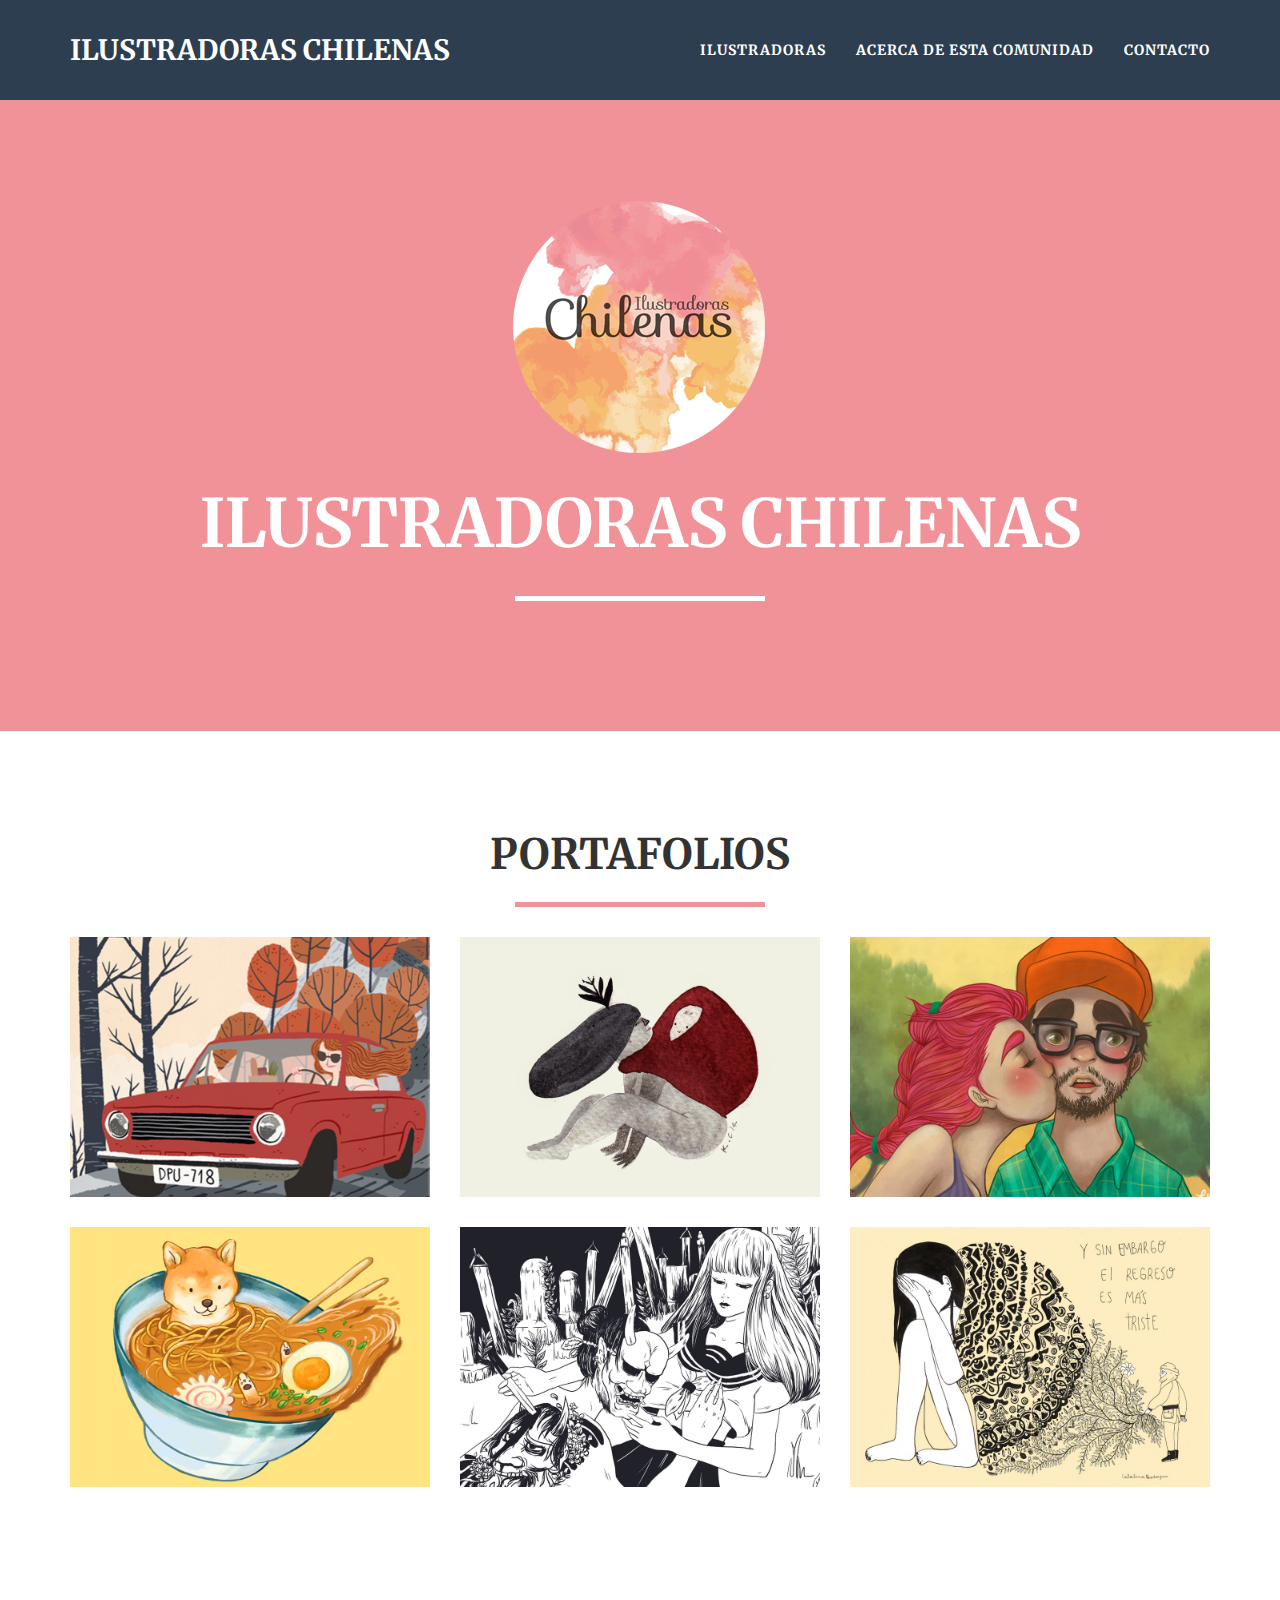
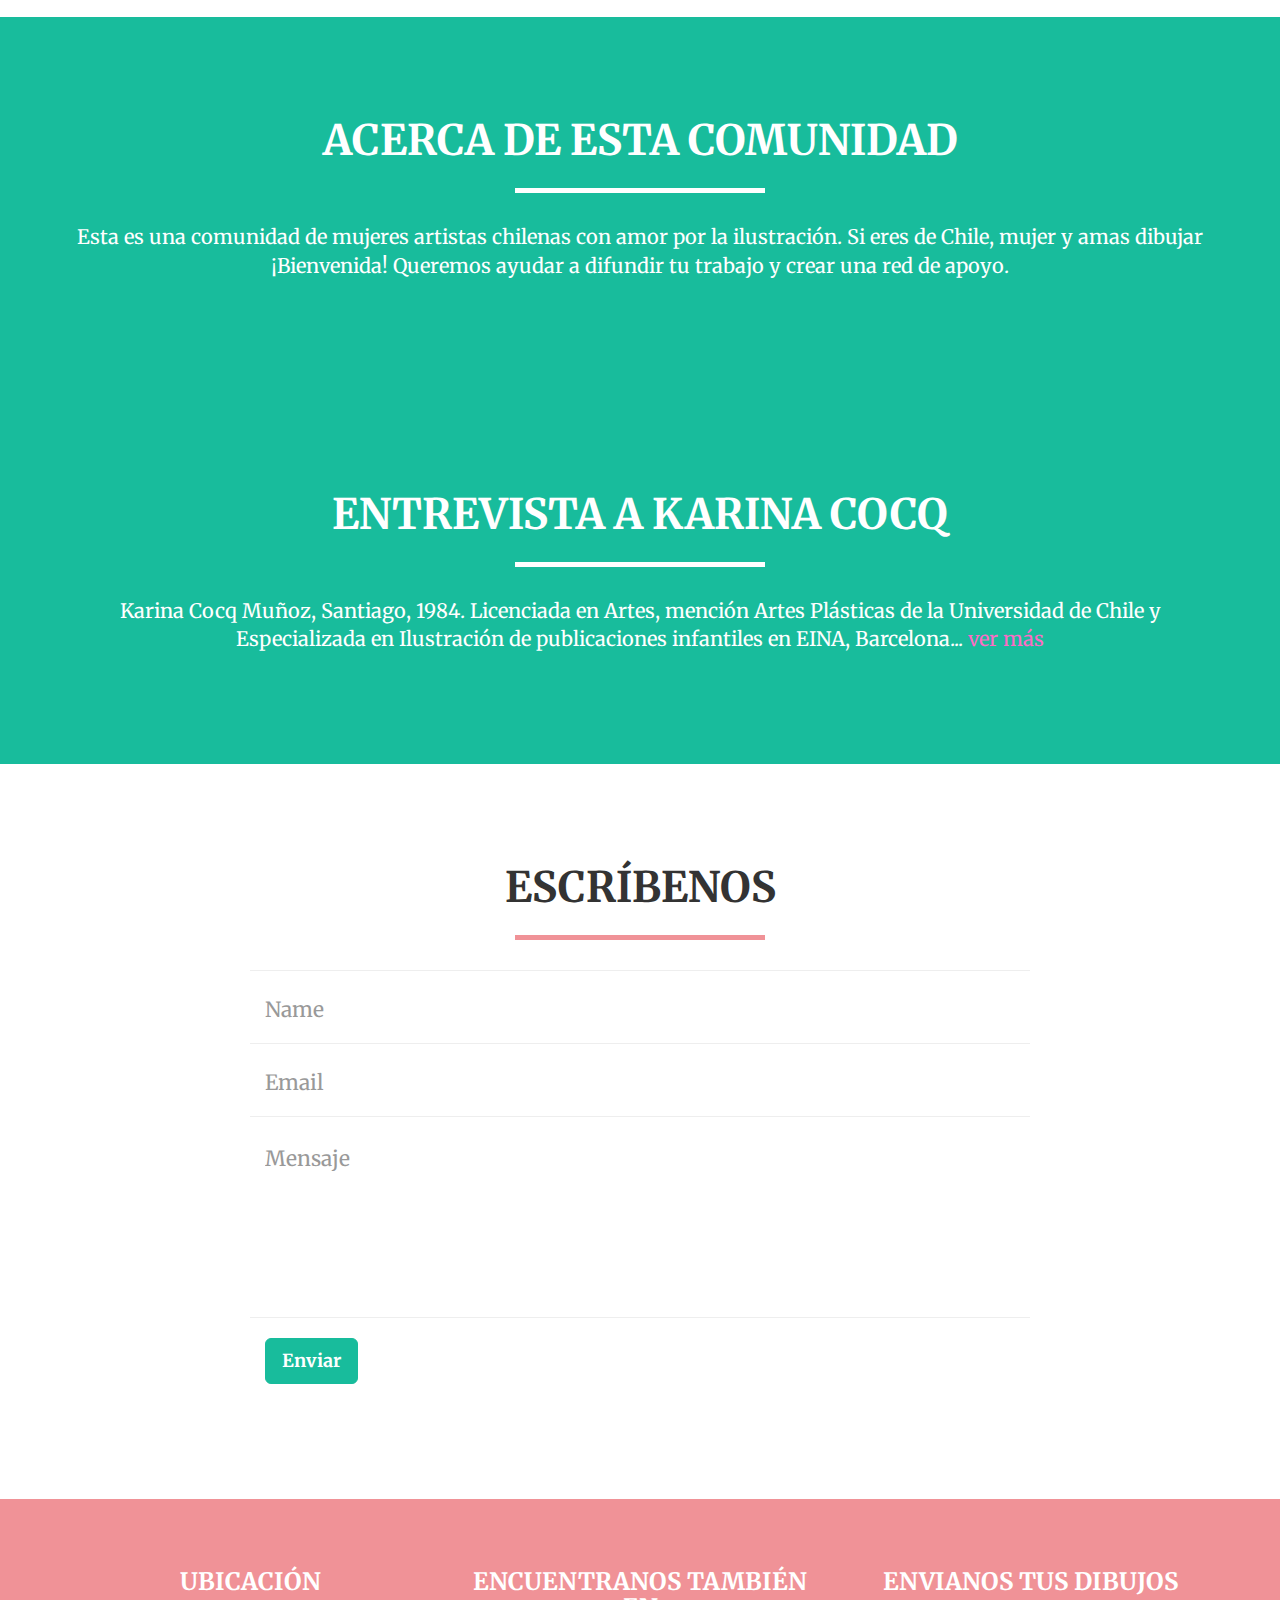
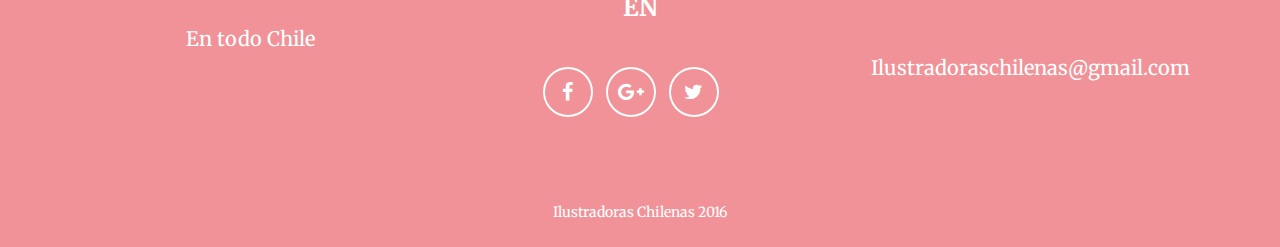
<file: lunalee.html>
<!DOCTYPE html>
<html lang="en">

<head>



    <meta charset="utf-8">
    <meta http-equiv="X-UA-Compatible" content="IE=edge">
    <meta name="viewport" content="width=device-width, initial-scale=1">
    <meta name="description" content="">
    <meta name="author" content="">

    <title>Ilustradoras Chilenas</title>

    <!-- Bootstrap Core CSS -->
    <link href="vendor/bootstrap/css/bootstrap.min.css" rel="stylesheet">

    <!-- Theme CSS -->
    <link href="css/freelancer.min.css" rel="stylesheet">

    <!-- Custom Fonts -->
    <link href="vendor/font-awesome/css/font-awesome.min.css" rel="stylesheet" type="text/css">
    <link href="https://fonts.googleapis.com/css?family=Merriweather:300,400,700" rel="stylesheet">


    <!-- HTML5 Shim and Respond.js IE8 support of HTML5 elements and media queries -->
    <!-- WARNING: Respond.js doesn't work if you view the page via file:// -->
    <!--[if lt IE 9]>
        <script src="https://oss.maxcdn.com/libs/html5shiv/3.7.0/html5shiv.js"></script>
        <script src="https://oss.maxcdn.com/libs/respond.js/1.4.2/respond.min.js"></script>
    <![endif]-->

</head>

<body id="page-top" class="index">

    <!-- Navigation -->
    <nav id="mainNav" class="navbar navbar-default navbar-fixed-top navbar-custom">
        <div class="container">
            <!-- Brand and toggle get grouped for better mobile display -->
            <div class="navbar-header page-scroll">
                <button type="button" class="navbar-toggle" data-toggle="collapse" data-target="#bs-example-navbar-collapse-1">
                    <span class="sr-only">Toggle navigation</span> Menu <i class="fa fa-bars"></i>
                </button>
                <a class="navbar-brand" href="#page-top">Ilustradoras Chilenas</a>
            </div>

            <!-- Collect the nav links, forms, and other content for toggling -->
            <div class="collapse navbar-collapse" id="bs-example-navbar-collapse-1">
                <ul class="nav navbar-nav navbar-right">
                    <li class="hidden">
                        <a href="#page-top"></a>
                    </li>
                    <li class="page-scroll">
                        <a href="index.html">Ilustradoras</a>
                    </li>
                    <li class="page-scroll">
                        <a href="#about">Acerca de esta comunidad</a>
                    </li>
                    <li class="page-scroll">
                        <a href="#contact">Contacto</a>
                    </li>
                </ul>
            </div>
            <!-- /.navbar-collapse -->
        </div>
        <!-- /.container-fluid -->
    </nav>

    <!-- Header -->
    <header>
        <div class="container">
            <div class="row">
                <div class="col-lg-12">
                    <img class="img-responsive" src="img/profile.png" alt="">
                    <div class="intro-text">
                        <span class="name">Ilustradoras Chilenas</span>
                        <hr class="star-light">
                        <span class="skills"></span>
                    </div>
                </div>
            </div>
        </div>
    </header>

    <!-- Portfolio Grid Section -->
    <section id="portfolio">
        <div class="container">
            <div class="row">
                <div class="col-lg-12 text-center">
                    <h2>Portafolios</h2>
                    <hr class="star-primary">
                </div>
            </div>
            <div class="row">
                <div class="col-sm-4 portfolio-item">
                    <a href="#portfolioModal1" class="portfolio-link" data-toggle="modal">
                        <div class="caption">
                            <div class="caption-content">
                                <i class="fa fa-search-plus fa-3x"></i>
                            </div>
                        </div>
                        <img src="img/portfolio/cabin.png" class="img-responsive" alt="">
                    </a>
                </div>
                <div class="col-sm-4 portfolio-item">
                    <a href="#portfolioModal2" class="portfolio-link" data-toggle="modal">
                        <div class="caption">
                            <div class="caption-content">
                                <i class="fa fa-search-plus fa-3x"></i>
                            </div>
                        </div>
                        <img src="img/portfolio/cake.png" class="img-responsive" alt="">
                    </a>
                </div>
                <div class="col-sm-4 portfolio-item">
                    <a href="#portfolioModal3" class="portfolio-link" data-toggle="modal">
                        <div class="caption">
                            <div class="caption-content">
                                <i class="fa fa-search-plus fa-3x"></i>
                            </div>
                        </div>
                        <img src="img/portfolio/circus.png" class="img-responsive" alt="">
                    </a>
                </div>
                <div class="col-sm-4 portfolio-item">
                    <a href="#portfolioModal4" class="portfolio-link" data-toggle="modal">
                        <div class="caption">
                            <div class="caption-content">
                                <i class="fa fa-search-plus fa-3x"></i>
                            </div>
                        </div>
                        <img src="img/portfolio/game.png" class="img-responsive" alt="">
                    </a>
                </div>
                <div class="col-sm-4 portfolio-item">
                    <a href="#portfolioModal5" class="portfolio-link" data-toggle="modal">
                        <div class="caption">
                            <div class="caption-content">
                                <i class="fa fa-search-plus fa-3x"></i>
                            </div>
                        </div>
                        <img src="img/portfolio/safe.png" class="img-responsive" alt="">
                    </a>
                </div>
                <div class="col-sm-4 portfolio-item">
                    <a href="#portfolioModal6" class="portfolio-link" data-toggle="modal">
                        <div class="caption">
                            <div class="caption-content">
                                <i class="fa fa-search-plus fa-3x"></i>
                            </div>
                        </div>
                        <img src="img/portfolio/submarine.png" class="img-responsive" alt="">
                    </a>
                </div>
            </div>
        </div>
    </section>

    <!-- About Section -->
    <section class="success" id="about">
        <div class="container">
            <div class="row">
                <div class="col-lg-12 text-center">
                    <h2>Acerca de esta comunidad</h2>
                    <hr class="star-light">
                </div>
            </div>

            <div class="row">
                <div class="col-lg-12 text-center">
                    <p>Esta es una comunidad de mujeres artistas chilenas con amor por la ilustración. Si eres de Chile, mujer y amas dibujar ¡Bienvenida! Queremos ayudar a difundir tu trabajo y crear una red de apoyo. </p>
                </div>


            </div>
        </div>
    </section>
    
 <section class="success" id="about">
        <div class="container">
            <div class="row">
                <div class="col-lg-12 text-center">
                    <h2>Entrevista a Karina Cocq</h2>
                    <hr class="star-light">
                </div>
            </div>

            <div class="row">
                <div class="col-lg-12 text-center">
                    <p>Karina Cocq Muñoz, Santiago, 1984. Licenciada en Artes, mención Artes Plásticas de la Universidad de Chile y Especializada en Ilustración de publicaciones infantiles en EINA, Barcelona... <a href="karina.html">ver más</a></p> 
                    
                </div>


            </div>
        </div>
    </section>
    <!-- Contact Section -->
    <section id="contact">
        <div class="container">
            <div class="row">
                <div class="col-lg-12 text-center">
                    <h2>Escríbenos</h2>
                    <hr class="star-primary">
                </div>
            </div>
            <div class="row">
                <div class="col-lg-8 col-lg-offset-2">
                    <!-- To configure the contact form email address, go to mail/contact_me.php and update the email address in the PHP file on line 19. -->
                    <!-- The form should work on most web servers, but if the form is not working you may need to configure your web server differently. -->
                    <form name="sentMessage" id="contactForm" novalidate>
                        <div class="row control-group">
                            <div class="form-group col-xs-12 floating-label-form-group controls">
                                <label>Nombre</label>
                                <input type="text" class="form-control" placeholder="Name" id="name" required data-validation-required-message="Please enter your name.">
                                <p class="help-block text-danger"></p>
                            </div>
                        </div>
                        <div class="row control-group">
                            <div class="form-group col-xs-12 floating-label-form-group controls">
                                <label>Correo</label>
                                <input type="Email" class="form-control" placeholder="Email" id="email" required data-validation-required-message="Please enter your email address.">
                                <p class="help-block text-danger"></p>
                            </div>
                        </div>
                        <div class="row control-group">

                        </div>
                        <div class="row control-group">
                            <div class="form-group col-xs-12 floating-label-form-group controls">
                                <label>Mensaje</label>
                                <textarea rows="5" class="form-control" placeholder="Mensaje" id="message" required data-validation-required-message="Please enter a message."></textarea>
                                <p class="help-block text-danger"></p>
                            </div>
                        </div>
                        <br>
                        <div id="success"></div>
                        <div class="row">
                            <div class="form-group col-xs-12">
                                <button type="submit" class="btn btn-success btn-lg">Enviar</button>
                            </div>
                        </div>
                    </form>
                </div>
            </div>
        </div>
    </section>

    <!-- Footer -->
    <footer class="text-center">
        <div class="footer-above">
            <div class="container">
                <div class="row">
                    <div class="footer-col col-md-4">
                        <h3>Ubicación</h3>
                        <p>En todo Chile
                            </p>
                    </div>
                    <div class="footer-col col-md-4">
                        <h3>Encuentranos también en</h3>
                        <ul class="list-inline">
                            <li>
                                <a href="#" class="btn-social btn-outline"><i class="fa fa-fw fa-facebook"></i></a>
                            </li>
                            <li>
                                <a href="#" class="btn-social btn-outline"><i class="fa fa-fw fa-google-plus"></i></a>
                            </li>
                            <li>
                                <a href="#" class="btn-social btn-outline"><i class="fa fa-fw fa-twitter"></i></a>
                            </li>
                            <li>

                        </ul>
                    </div>
                    <div class="footer-col col-md-4">
                        <h3>Envianos tus dibujos</h3>

                        <p> <br> Ilustradoraschilenas@gmail.com </p>
                    </div>
                </div>
            </div>
        </div>
        <div class="footer-below">
            <div class="container">
                <div class="row">
                    <div class="col-lg-12">
                         Ilustradoras Chilenas 2016
                    </div>
                </div>
            </div>
        </div>
    </footer>

    <!-- Scroll to Top Button (Only visible on small and extra-small screen sizes) -->
    <div class="scroll-top page-scroll hidden-sm hidden-xs hidden-lg hidden-md">
        <a class="btn btn-primary" href="#page-top">
            <i class="fa fa-chevron-up"></i>
        </a>
    </div>

    <!-- Portfolio Modals -->
    <div class="portfolio-modal modal fade" id="portfolioModal1" tabindex="-1" role="dialog" aria-hidden="true">
        <div class="modal-content">
            <div class="close-modal" data-dismiss="modal">
                <div class="lr">
                    <div class="rl">
                    </div>
                </div>
            </div>
            <div class="container">
                <div class="row">
                    <div class="col-lg-8 col-lg-offset-2">
                        <div class="modal-body">
                            <h2>Fran Nerd</h2>
                            <hr class="star-primary">
                            <img src="img/portfolio/cabin.png" class="img-responsive img-centered" alt="">
                            <p>UHola nerds amados. Me llamo Fran Meneses pero casi todos me conocen por Frannerd. Soy ilustradora chilena y vivo en Hastings, Reino Unido. Me gusta dibujar, hornear galletas, escuchar música, dormir siesta junto a mis gatos potones (Cereal y Hamburguesa), caminar y tomar café (MUCHO café).</p>
                            <ul class="list-inline item-details">
                                <li>Facebook page:
                                    <strong><a href="https://www.facebook.com/frannerd/?fref=ts">Frannerd</a>
                                    </strong>
                                </li>
                                <li>Pagina web:
                                    <strong><a href="http://sandianerd.blogspot.cl/">Sandianerd</a>
                                    </strong>
                                </li>

                            </ul>
                            <button type="button" class="btn btn-default" data-dismiss="modal"><i class="fa fa-times"></i> Cerrar</button>
                        </div>
                    </div>
                </div>
            </div>
        </div>
    </div>
    <div class="portfolio-modal modal fade" id="portfolioModal2" tabindex="-1" role="dialog" aria-hidden="true">
        <div class="modal-content">
            <div class="close-modal" data-dismiss="modal">
                <div class="lr">
                    <div class="rl">
                    </div>
                </div>
            </div>
            <div class="container">
                <div class="row">
                    <div class="col-lg-8 col-lg-offset-2">
                        <div class="modal-body">
                            <h2>Karina Cocq</h2>
                            <hr class="star-primary">
                            <img src="img/portfolio/cake.png" class="img-responsive img-centered" alt="">
                            <p>Karina Cocq Muñoz, Santiago, 1984. Licenciada en Artes, mención Artes Plásticas de la Universidad de Chile y Especializada en Ilustración de publicaciones infantiles en EINA, Barcelona. Su historia como creadora comienza, como acertadamente escribiera su hermana Patricia, el día en que un pincel le guiñó un ojo. Desde ese momento sus cuadernos y cualquier papel a su alcance comenzaron a ser habitados por personajes, rayas y manchas.</p>
                            <ul class="list-inline item-details">
                                <li>Facebook page:
                                    <strong><a href="hhttps://www.facebook.com/KarinaCocq/?fref=ts">KarinaCocq</a>
                                    </strong>
                                </li>
                                <li>Pagina web:
                                    <strong><a href="http://monitologia.blogspot.cl/">Monitología</a>
                                    </strong>
                                </li>

                            </ul>
                            <button type="button" class="btn btn-default" data-dismiss="modal"><i class="fa fa-times"></i> Cerrar</button>
                        </div>
                    </div>
                </div>
            </div>
        </div>
    </div>
    <div class="portfolio-modal modal fade" id="portfolioModal3" tabindex="-1" role="dialog" aria-hidden="true">
        <div class="modal-content">
            <div class="close-modal" data-dismiss="modal">
                <div class="lr">
                    <div class="rl">
                    </div>
                </div>
            </div>
            <div class="container">
                <div class="row">
                    <div class="col-lg-8 col-lg-offset-2">
                        <div class="modal-body">
                            <h2>Luna Lee</h2>
                            <hr class="star-primary">
                            <img src="img/portfolio/circus.png" class="img-responsive img-centered" alt="">
                            <p>
</file>
<file: css/freelancer.min.css>
/*!
 * Start Bootstrap - Freelancer v3.3.7+1 (http://startbootstrap.com/template-overviews/freelancer)
 * Copyright 2013-2016 Start Bootstrap
 * Licensed under MIT (https://github.com/BlackrockDigital/startbootstrap/blob/gh-pages/LICENSE)
 */body{font-family:"Merriweather";}p{font-size:20px}p.small{font-size:16px}a,a.active,a:active,a:focus,a:hover{color:#18BC9C;outline:0}h1,h2,h3,h4,h5,h6{font-family:"Merriweather";;text-transform:uppercase;font-weight:700}hr.star-light,hr.star-primary{padding:0;border:none;border-top:solid 5px;text-align:center;max-width:250px;margin:25px auto 30px}hr.star-light:after,hr.star-primary:after{content:"\f005";font-family:FontAwesome;display:inline-block;position:relative;top:-.8em;font-size:2em;padding:0 .25em}.navbar-custom,header .intro-text .name{font-family:"Merriweather";}hr.star-light{border-color:#fff}hr.star-light:after{background-color:#18BC9C;color:#fff}hr.star-primary{border-color:#2C3E50}hr.star-primary:after{background-color:#fff;color:#2C3E50}.navbar-custom .navbar-brand,.navbar-custom .navbar-brand.active,.navbar-custom .navbar-brand:active,.navbar-custom .navbar-brand:focus,.navbar-custom .navbar-brand:hover,.navbar-custom .navbar-nav li a,header{color:#fff}.img-centered{margin:0 auto}header{text-align:center;background:#18BC9C}header .container{padding-top:100px;padding-bottom:50px}header img{display:block;margin:0 auto 20px}header .intro-text .name{display:block;font-weight:700;font-size:2em}header .intro-text .skills{font-size:1.25em;font-weight:300}@media (min-width:768px){header .container{padding-top:200px;padding-bottom:100px}header .intro-text .name{font-size:4.75em}header .intro-text .skills{font-size:1.75em}}.navbar-custom{background:#2C3E50;font-weight:700;border:none}.navbar-custom a:focus{outline:0}.navbar-custom .navbar-nav{letter-spacing:1px}.navbar-custom .navbar-nav li a:hover{color:#18BC9C;outline:0}.navbar-custom .navbar-nav li a:active,.navbar-custom .navbar-nav li a:focus{color:#fff}.navbar-custom .navbar-nav li.active a,.navbar-custom .navbar-nav li.active a:active,.navbar-custom .navbar-nav li.active a:focus,.navbar-custom .navbar-nav li.active a:hover{color:#fff;background:#18BC9C}.navbar-custom .navbar-toggle{color:#fff;text-transform:uppercase;font-size:10px;border-color:#fff}.navbar-custom .navbar-toggle:focus,.navbar-custom .navbar-toggle:hover{background-color:#18BC9C;color:#fff;border-color:#18BC9C}@media (min-width:768px){.navbar-custom{padding:25px 0;-webkit-transition:padding .3s;-moz-transition:padding .3s;transition:padding .3s}.navbar-custom .navbar-brand{font-size:2em;-webkit-transition:all .3s;-moz-transition:all .3s;transition:all .3s}.navbar-custom.affix{padding:10px 0}.navbar-custom.affix .navbar-brand{font-size:1.5em}}section{padding:100px 0}section h2{margin:0;font-size:3em}section.success{background:#18BC9C;color:#fff}@media (max-width:767px){section{padding:75px 0}section.first{padding-top:75px}}#portfolio .portfolio-item{margin:0 0 15px;right:0}#portfolio .portfolio-item .portfolio-link{display:block;position:relative;max-width:400px;margin:0 auto}#portfolio .portfolio-item .portfolio-link .caption{background:rgba(24,188,156,.9);position:absolute;width:100%;height:100%;opacity:0;transition:all ease .5s;-webkit-transition:all ease .5s;-moz-transition:all ease .5s}#portfolio .portfolio-item .portfolio-link .caption:hover{opacity:1}#portfolio .portfolio-item .portfolio-link .caption .caption-content{position:absolute;width:100%;height:20px;font-size:20px;text-align:center;top:50%;margin-top:-12px;color:#fff}.btn-social,.scroll-top,.scroll-top .btn{width:50px;height:50px}#portfolio .portfolio-item .portfolio-link .caption .caption-content i{margin-top:-12px}#portfolio .portfolio-item .portfolio-link .caption .caption-content h3,#portfolio .portfolio-item .portfolio-link .caption .caption-content h4{margin:0}#portfolio *{z-index:2}@media (min-width:767px){#portfolio .portfolio-item{margin:0 0 30px}}.floating-label-form-group{position:relative;margin-bottom:0;padding-bottom:.5em;border-bottom:1px solid #eee}.floating-label-form-group input,.floating-label-form-group textarea{z-index:1;position:relative;padding-right:0;padding-left:0;border:none;border-radius:0;font-size:1.5em;background:0 0;box-shadow:none!important;resize:none}.floating-label-form-group label{display:block;z-index:0;position:relative;top:2em;margin:0;font-size:.85em;line-height:1.764705882em;vertical-align:middle;vertical-align:baseline;opacity:0;-webkit-transition:top .3s ease,opacity .3s ease;-moz-transition:top .3s ease,opacity .3s ease;-ms-transition:top .3s ease,opacity .3s ease;transition:top .3s ease,opacity .3s ease}.floating-label-form-group:not(:first-child){padding-left:14px;border-left:1px solid #eee}.floating-label-form-group-with-value label{top:0;opacity:1}.floating-label-form-group-with-focus label{color:#18BC9C}form .row:first-child .floating-label-form-group{border-top:1px solid #eee}footer{color:#fff}footer h3{margin-bottom:30px}footer .footer-above{padding-top:50px;background-color:#2C3E50}footer .footer-col{margin-bottom:50px}footer .footer-below{padding:25px 0;background-color:#233140}.btn-outline{color:#fff;font-size:20px;border:2px solid #fff;background:0 0;transition:all .3s ease-in-out;margin-top:15px}.btn-outline.active,.btn-outline:active,.btn-outline:focus,.btn-outline:hover{color:#18BC9C;background:#fff;border:2px solid #fff}.btn-primary.active,.btn-primary:active,.btn-success.active,.btn-success:active,.open .dropdown-toggle.btn-primary,.open .dropdown-toggle.btn-success{background-image:none}.btn-primary{color:#fff;background-color:#2C3E50;border-color:#2C3E50;font-weight:700}.btn-primary.active,.btn-primary:active,.btn-primary:focus,.btn-primary:hover,.open .dropdown-toggle.btn-primary{color:#fff;background-color:#1a242f;border-color:#161f29}.btn-primary.disabled,.btn-primary.disabled.active,.btn-primary.disabled:active,.btn-primary.disabled:focus,.btn-primary.disabled:hover,.btn-primary[disabled],.btn-primary[disabled].active,.btn-primary[disabled]:active,.btn-primary[disabled]:focus,.btn-primary[disabled]:hover,fieldset[disabled] .btn-primary,fieldset[disabled] .btn-primary.active,fieldset[disabled] .btn-primary:active,fieldset[disabled] .btn-primary:focus,fieldset[disabled] .btn-primary:hover{background-color:#2C3E50;border-color:#2C3E50}.btn-primary .badge{color:#2C3E50;background-color:#fff}.btn-success{color:#fff;background-color:#18BC9C;border-color:#18BC9C;font-weight:700}.btn-success.active,.btn-success:active,.btn-success:focus,.btn-success:hover,.open .dropdown-toggle.btn-success{color:#fff;background-color:#128f76;border-color:#11866f}.btn-success.disabled,.btn-success.disabled.active,.btn-success.disabled:active,.btn-success.disabled:focus,.btn-success.disabled:hover,.btn-success[disabled],.btn-success[disabled].active,.btn-success[disabled]:active,.btn-success[disabled]:focus,.btn-success[disabled]:hover,fieldset[disabled] .btn-success,fieldset[disabled] .btn-success.active,fieldset[disabled] .btn-success:active,fieldset[disabled] .btn-success:focus,fieldset[disabled] .btn-success:hover{background-color:#18BC9C;border-color:#18BC9C}.btn-success .badge{color:#18BC9C;background-color:#fff}.btn-social{display:inline-block;border:2px solid #fff;border-radius:100%;text-align:center;font-size:20px;line-height:45px}.btn.active,.btn:active,.btn:focus{outline:0}.scroll-top{position:fixed;right:2%;bottom:2%;z-index:1049}.scroll-top .btn{font-size:20px;border-radius:100%;line-height:28px}.scroll-top .btn:focus{outline:0}.portfolio-modal .modal-content{border-radius:0;background-clip:border-box;-webkit-box-shadow:none;box-shadow:none;border:none;min-height:100%;padding:100px 0;text-align:center}.portfolio-modal .modal-content h2{margin:0;font-size:3em}.portfolio-modal .modal-content img{margin-bottom:30px}.portfolio-modal .modal-content .item-details{margin:30px 0}.portfolio-modal .close-modal{position:absolute;width:75px;height:75px;background-color:transparent;top:25px;right:25px;cursor:pointer}.portfolio-modal .close-modal:hover{opacity:.3}.portfolio-modal .close-modal .lr{height:75px;width:1px;margin-left:35px;background-color:#2C3E50;transform:rotate(45deg);-ms-transform:rotate(45deg);-webkit-transform:rotate(45deg);z-index:1051}.portfolio-modal .close-modal .lr .rl{height:75px;width:1px;background-color:#2C3E50;transform:rotate(90deg);-ms-transform:rotate(90deg);-webkit-transform:rotate(90deg);z-index:1052}.portfolio-modal .modal-backdrop{opacity:0;display:none}
/*!
 * Start Bootstrap - Freelancer v3.3.7+1 (http://startbootstrap.com/template-overviews/freelancer)
 * Copyright 2013-2016 Start Bootstrap
 * Licensed under MIT (https://github.com/BlackrockDigital/startbootstrap/blob/gh-pages/LICENSE)
 */
body {
  font-family: "Merriweather";
  overflow-x: hidden;
}
p {
  font-size: 20px;
}
p.small {
  font-size: 16px;
}
a,
a:hover,
a:focus,
a:active,
a.active {
  color: #ff6bc6;
  outline: none;
}
h1,
h2,
h3,
h4,
h5,
h6 {
  font-family: "Merriweather";
  text-transform: uppercase;
  font-weight: 700;
}
hr.star-light,
hr.star-primary {
  padding: 0;
  border: none;
  border-top: solid 5px;
  text-align: center;
  max-width: 250px;
  margin: 25px auto 30px;
}
hr.star-light:after,
hr.star-primary:after {
  content: "\f005";
  font-family: FontAwesome;
  display: inline-block;
  position: relative;
  top: -0.8em;
  font-size: 2em;
  padding: 0 0.25em;
}
hr.star-light {
  border-color: white;
}
hr.star-light:after {
  background-color: #f09297;
  color: white;
}
hr.star-primary {
  border-color: #f09297;
}
hr.star-primary:after {
  background-color: white;
  color: #2C3E50;
}
.img-centered {
  margin: 0 auto;
}
header {
  text-align: center;
  background: #f09297;
  color: white;
}
header .container {
  padding-top: 100px;
  padding-bottom: 50px;
}
header img {
  display: block;
  margin: 0 auto 20px;
}
header .intro-text .name {
  display: block;
  font-family: "Merriweather";
  text-transform: uppercase;
  font-weight: 700;
  font-size: 2em;
}
header .intro-text .skills {
  font-size: 1.25em;
  font-weight: 300;
}
@media (min-width: 768px) {
  header .container {
    padding-top: 200px;
    padding-bottom: 100px;
  }
  header .intro-text .name {
    font-size: 4.75em;
  }
  header .intro-text .skills {
    font-size: 1.75em;
  }
}
.navbar-custom {
  background: #2C3E50;
  font-family: "Merriweather";
  text-transform: uppercase;
  font-weight: 700;
  border: none;
}
.navbar-custom a:focus {
  outline: none;
}
.navbar-custom .navbar-brand {
  color: white;
}
.navbar-custom .navbar-brand:hover,
.navbar-custom .navbar-brand:focus,
.navbar-custom .navbar-brand:active,
.navbar-custom .navbar-brand.active {
  color: white;
}
.navbar-custom .navbar-nav {
  letter-spacing: 1px;
}
.navbar-custom .navbar-nav li a {
  color: white;
}
.navbar-custom .navbar-nav li a:hover {
  color: f09297;
  outline: none;
}
.navbar-custom .navbar-nav li a:focus,
.navbar-custom .navbar-nav li a:active {
  color: white;
}
.navbar-custom .navbar-nav li.active a {
  color: white;
  background: #18BC9C;
}
.navbar-custom .navbar-nav li.active a:hover,
.navbar-custom .navbar-nav li.active a:focus,
.navbar-custom .navbar-nav li.active a:active {
  color: white;
  background: #18BC9C;
}
.navbar-custom .navbar-toggle {
  color: white;
  text-transform: uppercase;
  font-size: 10px;
  border-color: white;
}
.navbar-custom .navbar-toggle:hover,
.navbar-custom .navbar-toggle:focus {
  background-color: #18BC9C;
  color: white;
  border-color: #18BC9C;
}
@media (min-width: 768px) {
  .navbar-custom {
    padding: 25px 0;
    -webkit-transition: padding 0.3s;
    -moz-transition: padding 0.3s;
    transition: padding 0.3s;
  }
  .navbar-custom .navbar-brand {
    font-size: 2em;
    -webkit-transition: all 0.3s;
    -moz-transition: all 0.3s;
    transition: all 0.3s;
  }
  .navbar-custom.affix {
    padding: 10px 0;
  }
  .navbar-custom.affix .navbar-brand {
    font-size: 1.5em;
  }
}
section {
  padding: 100px 0;
}
section h2 {
  margin: 0;
  font-size: 3em;
}
section.success {
  background: #18BC9C;
  color: white;
}
@media (max-width: 767px) {
  section {
    padding: 75px 0;
  }
  section.first {
    padding-top: 75px;
  }
}
#portfolio .portfolio-item {
  margin: 0 0 15px;
  right: 0;
}
#portfolio .portfolio-item .portfolio-link {
  display: block;
  position: relative;
  max-width: 400px;
  margin: 0 auto;
}
#portfolio .portfolio-item .portfolio-link .caption {
  background: rgba(24, 188, 156, 0.9);
  position: absolute;
  width: 100%;
  height: 100%;
  opacity: 0;
  transition: all ease 0.5s;
  -webkit-transition: all ease 0.5s;
  -moz-transition: all ease 0.5s;
}
#portfolio .portfolio-item .portfolio-link .caption:hover {
  opacity: 1;
}
#portfolio .portfolio-item .portfolio-link .caption .caption-content {
  position: absolute;
  width: 100%;
  height: 20px;
  font-size: 20px;
  text-align: center;
  top: 50%;
  margin-top: -12px;
  color: white;
}
#portfolio .portfolio-item .portfolio-link .caption .caption-content i {
  margin-top: -12px;
}
#portfolio .portfolio-item .portfolio-link .caption .caption-content h3,
#portfolio .portfolio-item .portfolio-link .caption .caption-content h4 {
  margin: 0;
}
#portfolio * {
  z-index: 2;
}
@media (min-width: 767px) {
  #portfolio .portfolio-item {
    margin: 0 0 30px;
  }
}
.floating-label-form-group {
  position: relative;
  margin-bottom: 0;
  padding-bottom: 0.5em;
  border-bottom: 1px solid #eeeeee;
}
.floating-label-form-group input,
.floating-label-form-group textarea {
  z-index: 1;
  position: relative;
  padding-right: 0;
  padding-left: 0;
  border: none;
  border-radius: 0;
  font-size: 1.5em;
  background: none;
  box-shadow: none !important;
  resize: none;
}
.floating-label-form-group label {
  display: block;
  z-index: 0;
  position: relative;
  top: 2em;
  margin: 0;
  font-size: 0.85em;
  line-height: 1.764705882em;
  vertical-align: middle;
  vertical-align: baseline;
  opacity: 0;
  -webkit-transition: top 0.3s ease,opacity 0.3s ease;
  -moz-transition: top 0.3s ease,opacity 0.3s ease;
  -ms-transition: top 0.3s ease,opacity 0.3s ease;
  transition: top 0.3s ease,opacity 0.3s ease;
}
.floating-label-form-group:not(:first-child) {
  padding-left: 14px;
  border-left: 1px solid #eeeeee;
}
.floating-label-form-group-with-value label {
  top: 0;
  opacity: 1;
}
.floating-label-form-group-with-focus label {
  color: #f09297;
}
form .row:first-child .floating-label-form-group {
  border-top: 1px solid #eeeeee;
}
footer {
  color: white;
}
footer h3 {
  margin-bottom: 30px;
}
footer .footer-above {
  padding-top: 50px;
  background-color: #f09297;
}
footer .footer-col {
  margin-bottom: 50px;
}
footer .footer-below {
  padding: 25px 0;
  background-color: #f09297;
}
.btn-outline {
  color: white;
  font-size: 20px;
  border: solid 2px white;
  background: transparent;
  transition: all 0.3s ease-in-out;
  margin-top: 15px;
}
.btn-outline:hover,
.btn-outline:focus,
.btn-outline:active,
.btn-outline.active {
  color: #18BC9C;
  background: white;
  border: solid 2px white;
}
.btn-primary {
  color: white;
  background-color: #2C3E50;
  border-color: #2C3E50;
  font-weight: 700;
}
.btn-primary:hover,
.btn-primary:focus,
.btn-primary:active,
.btn-primary.active,
.open .dropdown-toggle.btn-primary {
  color: white;
  background-color: #1a242f;
  border-color: #161f29;
}
.btn-primary:active,
.btn-primary.active,
.open .dropdown-toggle.btn-primary {
  background-image: none;
}
.btn-primary.disabled,
.btn-primary[disabled],
fieldset[disabled] .btn-primary,
.btn-primary.disabled:hover,
.btn-primary[disabled]:hover,
fieldset[disabled] .btn-primary:hover,
.btn-primary.disabled:focus,
.btn-primary[disabled]:focus,
fieldset[disabled] .btn-primary:focus,
.btn-primary.disabled:active,
.btn-primary[disabled]:active,
fieldset[disabled] .btn-primary:active,
.btn-primary.disabled.active,
.btn-primary[disabled].active,
fieldset[disabled] .btn-primary.active {
  background-color: #2C3E50;
  border-color: #2C3E50;
}
.btn-primary .badge {
  color: #2C3E50;
  background-color: white;
}
.btn-success {
  color: white;
  background-color: #18BC9C;
  border-color: #18BC9C;
  font-weight: 700;
}
.btn-success:hover,
.btn-success:focus,
.btn-success:active,
.btn-success.active,
.open .dropdown-toggle.btn-success {
  color: white;
  background-color: #128f76;
  border-color: #11866f;
}
.btn-success:active,
.btn-success.active,
.open .dropdown-toggle.btn-success {
  background-image: none;
}
.btn-success.disabled,
.btn-success[disabled],
fieldset[disabled] .btn-success,
.btn-success.disabled:hover,
.btn-success[disabled]:hover,
fieldset[disabled] .btn-success:hover,
.btn-success.disabled:focus,
.btn-success[disabled]:focus,
fieldset[disabled] .btn-success:focus,
.btn-success.disabled:active,
.btn-success[disabled]:active,
fieldset[disabled] .btn-success:active,
.btn-success.disabled.active,
.btn-success[disabled].active,
fieldset[disabled] .btn-success.active {
  background-color: #18BC9C;
  border-color: #18BC9C;
}
.btn-success .badge {
  color: #18BC9C;
  background-color: white;
}
.btn-social {
  display: inline-block;
  height: 50px;
  width: 50px;
  border: 2px solid white;
  border-radius: 100%;
  text-align: center;
  font-size: 20px;
  line-height: 45px;
}
.btn:focus,
.btn:active,
.btn.active {
  outline: none;
}
.scroll-top {
  position: fixed;
  right: 2%;
  bottom: 2%;
  width: 50px;
  height: 50px;
  z-index: 1049;
}
.scroll-top .btn {
  font-size: 20px;
  width: 50px;
  height: 50px;
  border-radius: 100%;
  line-height: 28px;
}
.scroll-top .btn:focus {
  outline: none;
}
.portfolio-modal .modal-content {
  border-radius: 0;
  background-clip: border-box;
  -webkit-box-shadow: none;
  box-shadow: none;
  border: none;
  min-height: 100%;
  padding: 100px 0;
  text-align: center;
}
.portfolio-modal .modal-content h2 {
  margin: 0;
  font-size: 3em;
}
.portfolio-modal .modal-content img {
  margin-bottom: 30px;
}
.portfolio-modal .modal-content .item-details {
  margin: 30px 0;
}
.portfolio-modal .close-modal {
  position: absolute;
  width: 75px;
  height: 75px;
  background-color: transparent;
  top: 25px;
  right: 25px;
  cursor: pointer;
}
.portfolio-modal .close-modal:hover {
  opacity: 0.3;
}
.portfolio-modal .close-modal .lr {
  height: 75px;
  width: 1px;
  margin-left: 35px;
  background-color: #2C3E50;
  transform: rotate(45deg);
  -ms-transform: rotate(45deg);
  /* IE 9 */
  -webkit-transform: rotate(45deg);
  /* Safari and Chrome */
  z-index: 1051;
}
.portfolio-modal .close-modal .lr .rl {
  height: 75px;
  width: 1px;
  background-color: #f09297;
  transform: rotate(90deg);
  -ms-transform: rotate(90deg);
  /* IE 9 */
  -webkit-transform: rotate(90deg);
  /* Safari and Chrome */
  z-index: 1052;
}
.portfolio-modal .modal-backdrop {
  opacity: 0;
  display: none;
}
</file>
